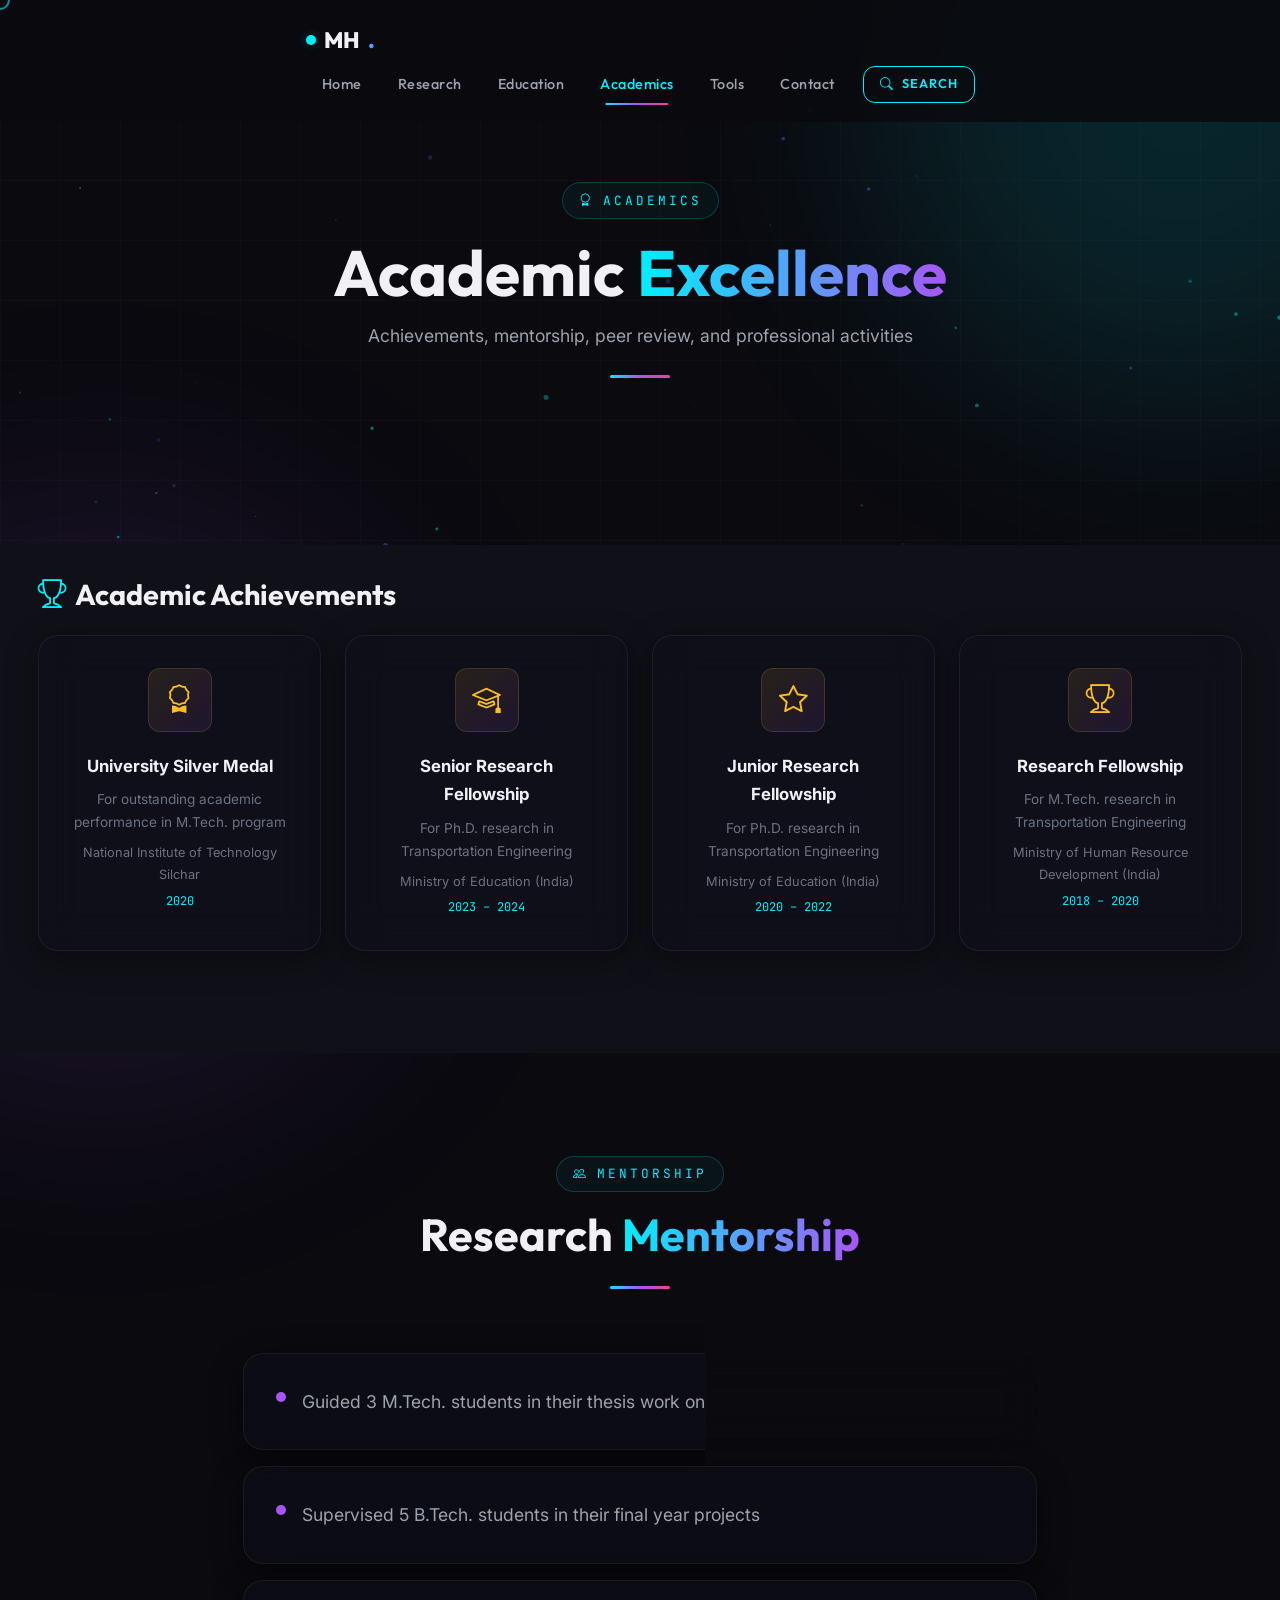
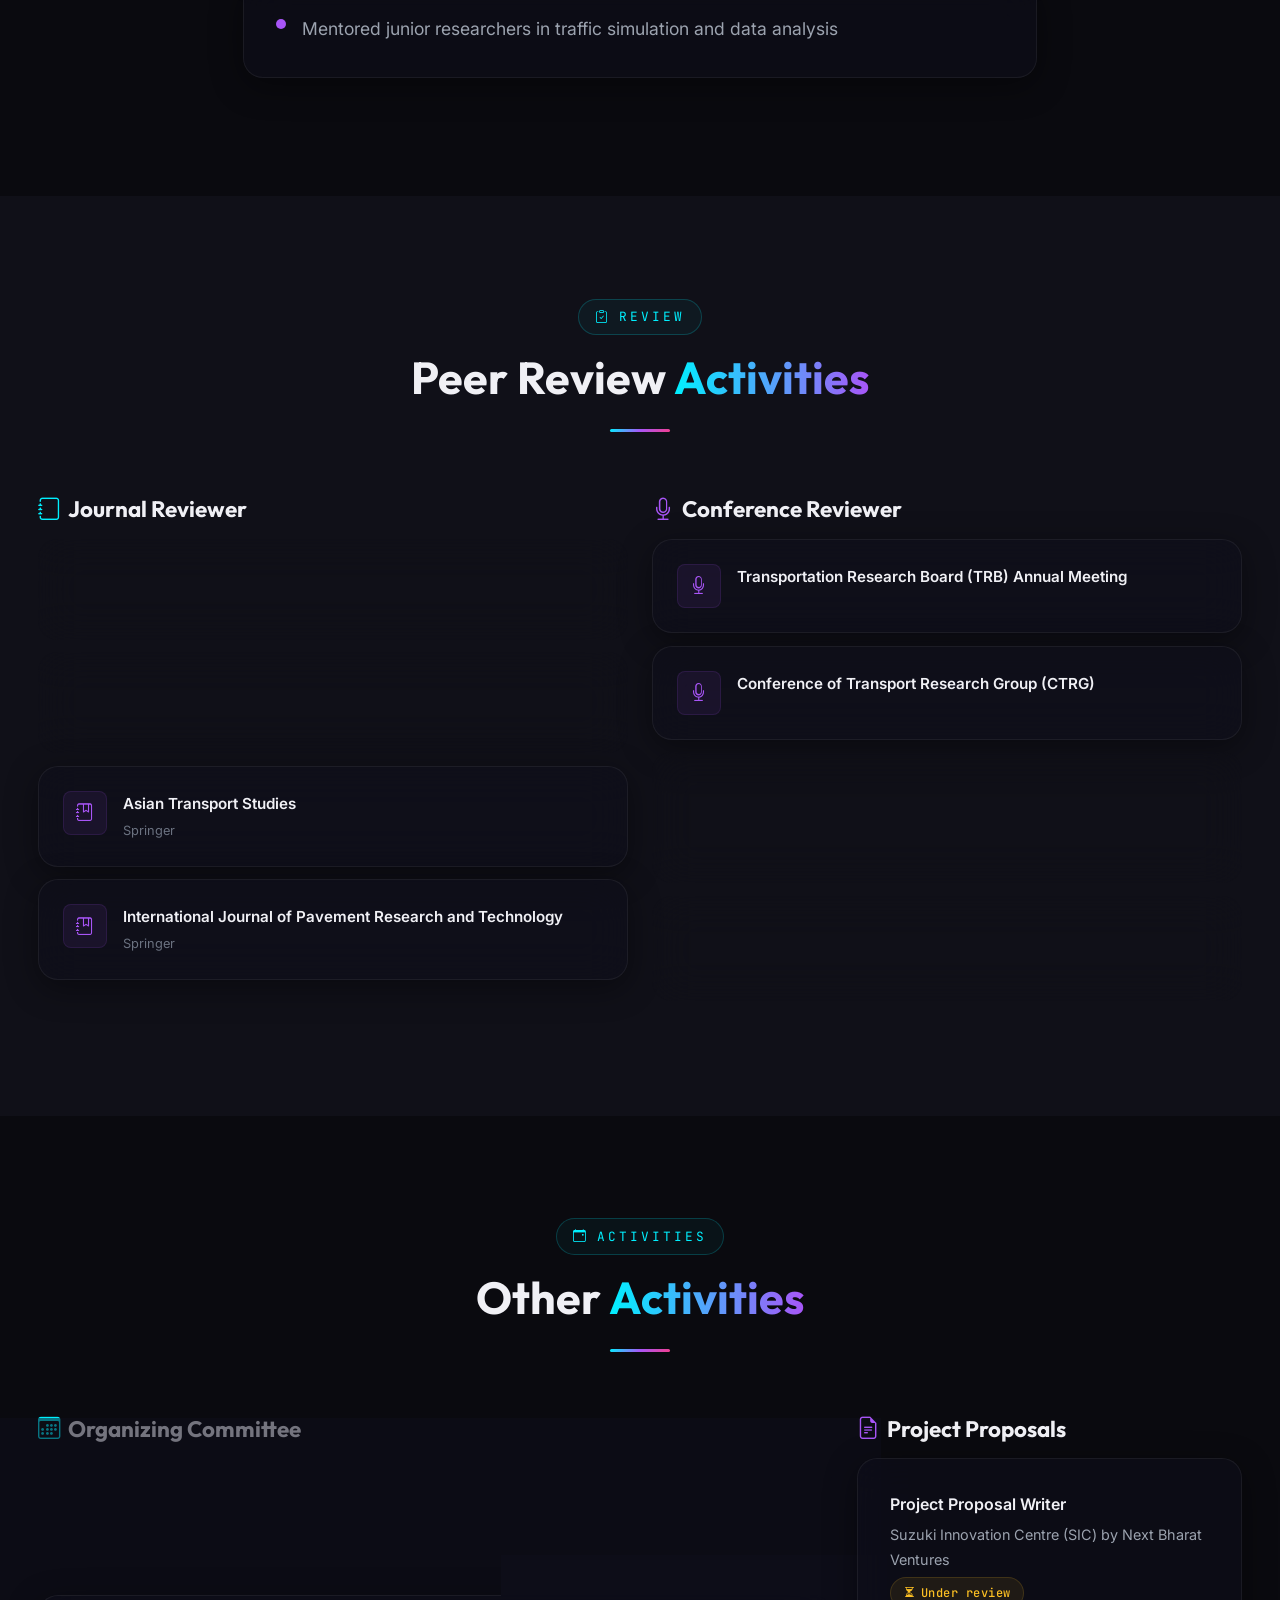
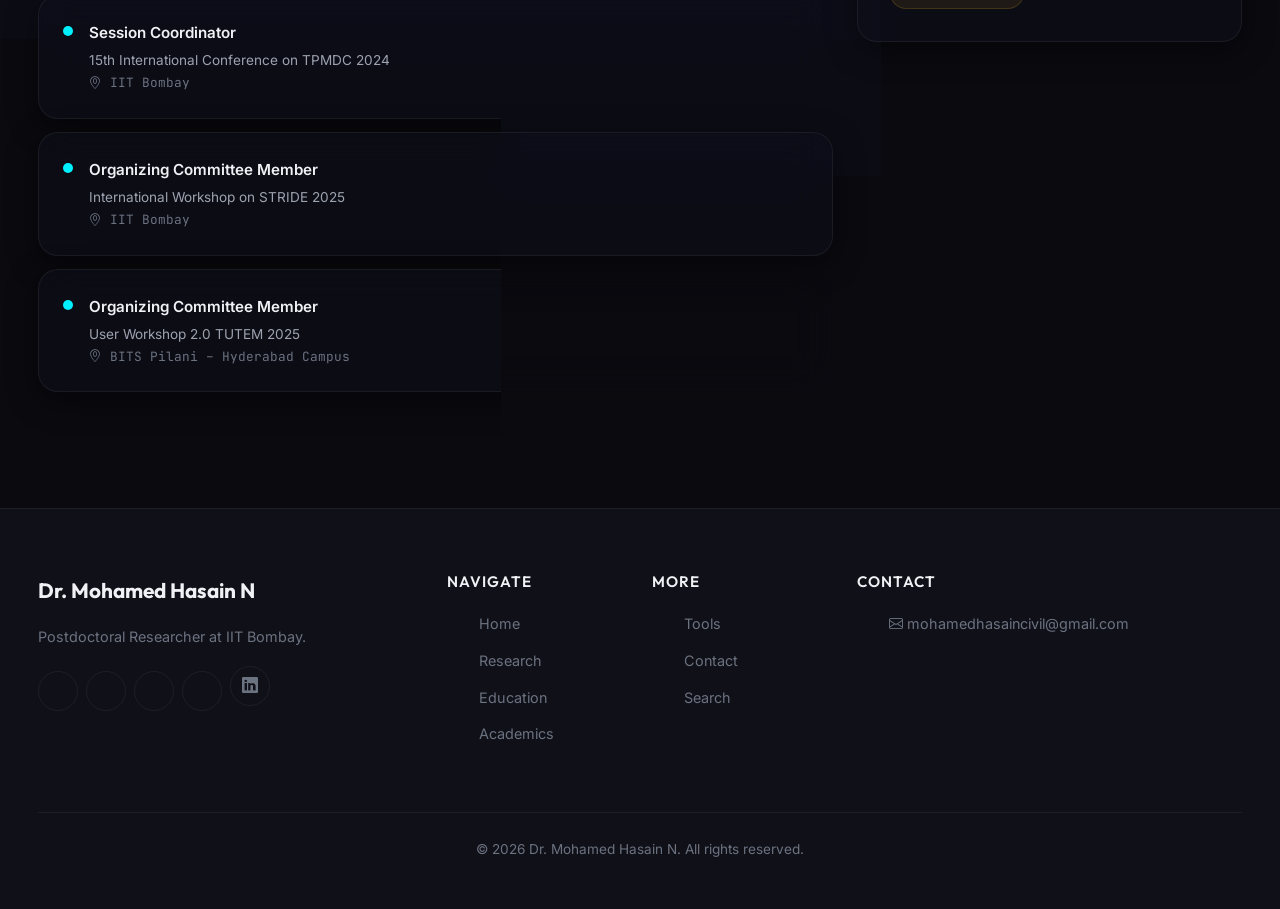
<file: HTML/academics.html>
<!DOCTYPE html>
<html lang="en">
<head>
  <meta charset="UTF-8">
  <meta name="viewport" content="width=device-width, initial-scale=1.0">
  <meta name="description" content="Academic achievements, mentorship, peer review activities, and other professional activities of Dr. Mohamed Hasain N.">
  <title>Academics — Dr. Mohamed Hasain N</title>
  <link href="https://cdn.jsdelivr.net/npm/bootstrap@5.3.3/dist/css/bootstrap.min.css" rel="stylesheet">
  <link href="https://cdn.jsdelivr.net/npm/bootstrap-icons@1.11.3/font/bootstrap-icons.min.css" rel="stylesheet">
  <link rel="stylesheet" href="../CSS/main.css">
  <link rel="stylesheet" href="../CSS/components.css">
  <link rel="stylesheet" href="../CSS/animations.css">
  <link rel="stylesheet" href="../CSS/responsive.css">
</head>
<body>
  <div class="loading-screen" id="loadingScreen"><div class="loader-ring"></div><div class="loader-text">Loading...</div></div>
  <div class="bg-grid"></div>
  <div class="bg-gradient-blob blob-cyan"></div>
  <div class="bg-gradient-blob blob-purple"></div>
  <canvas id="particle-canvas"></canvas>
  <div class="cursor-follower" id="cursorFollower"></div>

  <nav class="navbar navbar-expand-lg navbar-custom" id="mainNav">
    <div class="container-custom">
      <a class="navbar-brand" href="/"><span class="brand-dot"></span>MH<span class="text-gradient">.</span></a>
      <button class="navbar-toggler" type="button" data-bs-toggle="collapse" data-bs-target="#navbarNav"><span class="navbar-toggler-icon"></span></button>
      <div class="collapse navbar-collapse justify-content-end" id="navbarNav">
        <ul class="navbar-nav align-items-lg-center gap-lg-1">
          <li class="nav-item"><a class="nav-link" href="/">Home</a></li>
          <li class="nav-item"><a class="nav-link" href="/research">Research</a></li>
          <li class="nav-item"><a class="nav-link" href="/education">Education</a></li>
          <li class="nav-item"><a class="nav-link active" href="/academics">Academics</a></li>
          <li class="nav-item"><a class="nav-link" href="/tools">Tools</a></li>
          <li class="nav-item"><a class="nav-link" href="/contact">Contact</a></li>
          <li class="nav-item ms-lg-2"><a class="btn-outline-glow" href="/search" style="padding:0.4rem 1rem;font-size:0.8rem;"><i class="bi bi-search"></i> Search</a></li>
        </ul>
      </div>
    </div>
  </nav>

  <!-- Page Header -->
  <section class="section-padding" style="padding-top:calc(var(--section-padding) + 80px);">
    <div class="container-custom">
      <div class="section-header reveal">
        <span class="section-label"><i class="bi bi-award"></i> Academics</span>
        <h1>Academic <span class="text-gradient">Excellence</span></h1>
        <p>Achievements, mentorship, peer review, and professional activities</p>
        <div class="section-divider"></div>
      </div>
    </div>
  </section>

  <!-- Achievements -->
  <section class="section-padding" style="background:var(--bg-secondary);padding-top:2rem;" id="achievementsSection">
    <div class="container-custom">
      <h3 class="mb-4 reveal"><i class="bi bi-trophy text-cyan me-2"></i>Academic Achievements</h3>
      <div class="row g-4 stagger-children" id="achievementsGrid"></div>
    </div>
  </section>

  <!-- Mentorship -->
  <section class="section-padding" id="mentorshipSection">
    <div class="container-custom">
      <div class="section-header reveal">
        <span class="section-label"><i class="bi bi-people"></i> Mentorship</span>
        <h2>Research <span class="text-gradient">Mentorship</span></h2>
        <div class="section-divider"></div>
      </div>
      <div class="row justify-content-center">
        <div class="col-lg-8">
          <div class="stagger-children" id="mentorshipList"></div>
        </div>
      </div>
    </div>
  </section>

  <!-- Peer Review -->
  <section class="section-padding" style="background:var(--bg-secondary);" id="peerReviewSection">
    <div class="container-custom">
      <div class="section-header reveal">
        <span class="section-label"><i class="bi bi-clipboard-check"></i> Review</span>
        <h2>Peer Review <span class="text-gradient">Activities</span></h2>
        <div class="section-divider"></div>
      </div>
      <div class="row g-4">
        <div class="col-lg-6">
          <h4 class="mb-3 reveal"><i class="bi bi-journal text-cyan me-2"></i>Journal Reviewer</h4>
          <div class="stagger-children" id="journalReviewList"></div>
        </div>
        <div class="col-lg-6">
          <h4 class="mb-3 reveal"><i class="bi bi-mic text-purple me-2"></i>Conference Reviewer</h4>
          <div class="stagger-children" id="confReviewList"></div>
        </div>
      </div>
    </div>
  </section>

  <!-- Other Activities -->
  <section class="section-padding" id="activitiesSection">
    <div class="container-custom">
      <div class="section-header reveal">
        <span class="section-label"><i class="bi bi-calendar-event"></i> Activities</span>
        <h2>Other <span class="text-gradient">Activities</span></h2>
        <div class="section-divider"></div>
      </div>
      <div class="row g-4">
        <div class="col-lg-8">
          <h4 class="mb-3 reveal"><i class="bi bi-calendar3 text-cyan me-2"></i>Organizing Committee</h4>
          <div class="stagger-children" id="organizingList"></div>
        </div>
        <div class="col-lg-4">
          <h4 class="mb-3 reveal"><i class="bi bi-file-earmark-text text-purple me-2"></i>Project Proposals</h4>
          <div id="proposalList"></div>
        </div>
      </div>
    </div>
  </section>

  <footer class="footer-main">
    <div class="container-custom">
      <div class="row g-4">
        <div class="col-lg-4 col-md-6"><div class="footer-brand">Dr. Mohamed Hasain N</div><p class="footer-text">Postdoctoral Researcher at IIT Bombay.</p><div class="footer-social mt-3" id="footerSocials"></div></div>
        <div class="col-lg-2 col-md-6 footer-links"><h5>Navigate</h5><ul><li><a href="/">Home</a></li><li><a href="/research">Research</a></li><li><a href="/education">Education</a></li><li><a href="/academics">Academics</a></li></ul></div>
        <div class="col-lg-2 col-md-6 footer-links"><h5>More</h5><ul><li><a href="/tools">Tools</a></li><li><a href="/contact">Contact</a></li><li><a href="/search">Search</a></li></ul></div>
        <div class="col-lg-4 col-md-6 footer-links"><h5>Contact</h5><ul><li><a href="mailto:mohamedhasaincivil@gmail.com"><i class="bi bi-envelope"></i> mohamedhasaincivil@gmail.com</a></li></ul></div>
      </div>
      <div class="footer-bottom"><p>&copy; <span id="footerYear"></span> Dr. Mohamed Hasain N. All rights reserved.</p></div>
    </div>
  </footer>
  <button class="back-to-top" id="backToTop"><i class="bi bi-chevron-up"></i></button>
  <script src="https://cdn.jsdelivr.net/npm/bootstrap@5.3.3/dist/js/bootstrap.bundle.min.js"></script>
  <script src="../JS/app.js"></script>
  <script src="../JS/animations.js"></script>
  <script src="../JS/components.js"></script>
</body>
</html>
</file>
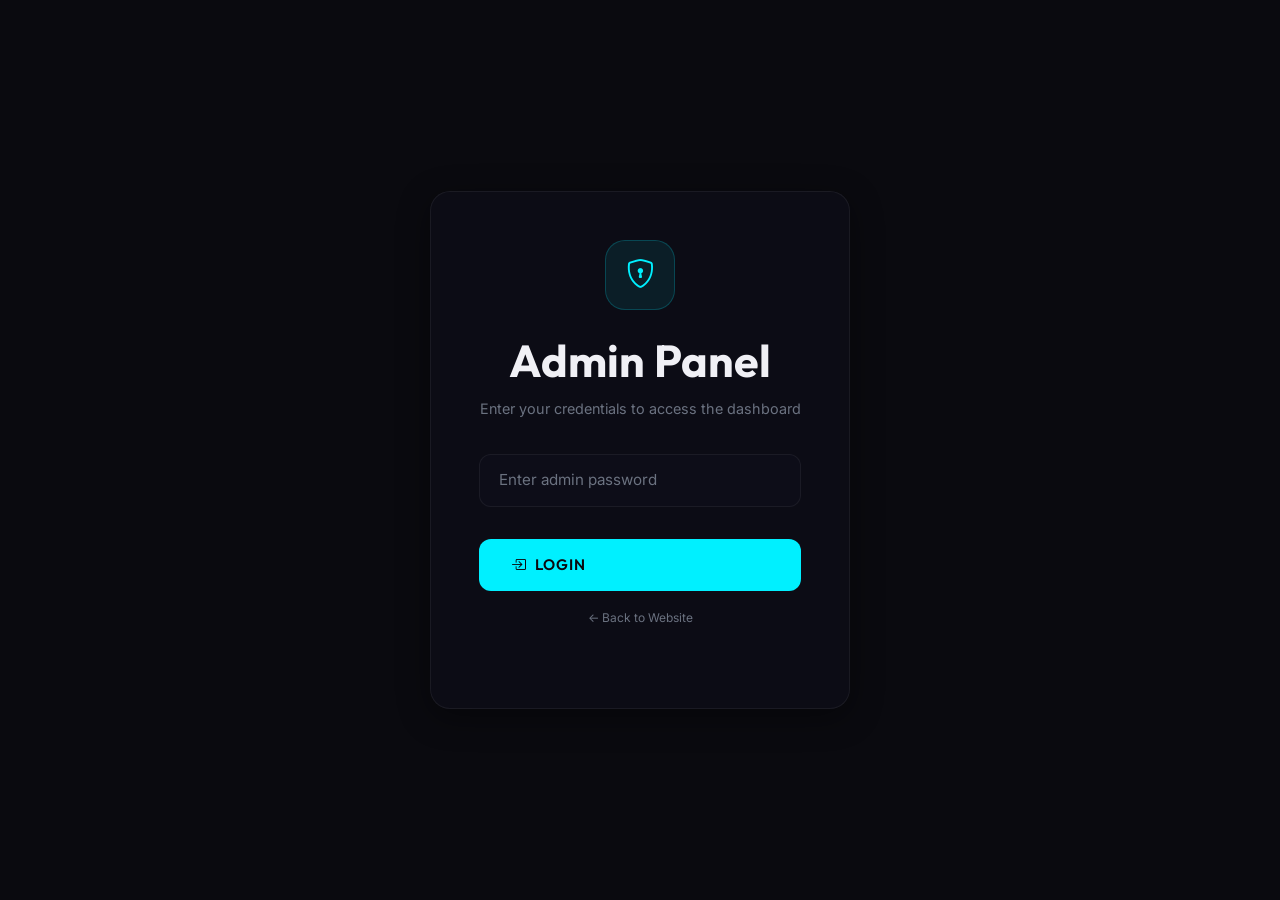
<file: HTML/admin.html>
<!DOCTYPE html>
<html lang="en">
<head>
  <meta charset="UTF-8">
  <meta name="viewport" content="width=device-width, initial-scale=1.0">
  <meta name="robots" content="noindex, nofollow">
  <title>Admin Panel — Dr. Mohamed Hasain N</title>
  <link href="https://cdn.jsdelivr.net/npm/bootstrap@5.3.3/dist/css/bootstrap.min.css" rel="stylesheet">
  <link href="https://cdn.jsdelivr.net/npm/bootstrap-icons@1.11.3/font/bootstrap-icons.min.css" rel="stylesheet">
  <link rel="stylesheet" href="../CSS/main.css">
  <link rel="stylesheet" href="../CSS/components.css">
  <link rel="stylesheet" href="../CSS/admin.css">
</head>
<body>
  <!-- Login Screen -->
  <div id="adminLogin" class="admin-login-wrapper">
    <div class="glass-card admin-login-card">
      <div class="login-icon"><i class="bi bi-shield-lock"></i></div>
      <h2>Admin Panel</h2>
      <p style="color:var(--text-muted);font-size:0.9rem;">Enter your credentials to access the dashboard</p>
      <div class="login-error" id="loginError">Invalid password. Please try again.</div>
      <input type="password" class="form-control" id="adminPassword" placeholder="Enter admin password">
      <button class="btn-glow w-100 mt-3" id="loginBtn" onclick="adminLogin()">
        <i class="bi bi-box-arrow-in-right"></i> Login
      </button>
      <p class="mt-3" style="font-size:0.75rem;color:var(--text-muted);">
        <a href="/" style="color:var(--text-muted);">&larr; Back to Website</a>
      </p>
    </div>
  </div>

  <!-- Admin Dashboard -->
  <div id="adminDashboard" style="display:none;">
    <!-- Sidebar -->
    <div class="admin-wrapper">
      <aside class="admin-sidebar" id="adminSidebar">
        <div class="sidebar-brand"><span class="brand-dot"></span> Admin Panel</div>
        <a class="sidebar-nav-item active" onclick="showAdminSection('overview')" id="nav-overview">
          <i class="bi bi-grid-1x2"></i> Overview
        </a>
        <a class="sidebar-nav-item" onclick="showAdminSection('feedbacks')" id="nav-feedbacks">
          <i class="bi bi-chat-heart"></i> Feedbacks
        </a>
        <a class="sidebar-nav-item" onclick="showAdminSection('articles')" id="nav-articles">
          <i class="bi bi-journal-text"></i> Articles
        </a>
        <a class="sidebar-nav-item" onclick="showAdminSection('content')" id="nav-content">
          <i class="bi bi-pencil-square"></i> Content
        </a>
        <a class="sidebar-nav-item" onclick="showAdminSection('bookings')" id="nav-bookings">
          <i class="bi bi-calendar-check"></i> Bookings
        </a>
        <a class="sidebar-nav-item" onclick="showAdminSection('queries')" id="nav-queries">
          <i class="bi bi-envelope"></i> Queries
        </a>
        <div style="flex:1;"></div>
        <a class="sidebar-nav-item" style="color:var(--magenta);" onclick="adminLogout()">
          <i class="bi bi-box-arrow-left"></i> Logout
        </a>
        <a class="sidebar-nav-item" href="/">
          <i class="bi bi-globe"></i> View Website
        </a>
      </aside>

      <main class="admin-content">
        <div class="admin-topbar">
          <div class="d-flex align-items-center gap-3">
            <button class="admin-sidebar-toggle" onclick="toggleAdminSidebar()"><i class="bi bi-list"></i></button>
            <h1 id="adminPageTitle">Dashboard Overview</h1>
          </div>
          <div class="d-flex align-items-center gap-2">
            <span class="tag"><i class="bi bi-person"></i> Admin</span>
          </div>
        </div>

        <!-- Overview Section -->
        <div class="admin-section" id="section-overview">
          <div class="row g-4 mb-4">
            <div class="col-lg-3 col-md-6">
              <div class="glass-card admin-stat-card">
                <div class="stat-icon cyan"><i class="bi bi-journal-text"></i></div>
                <div><div class="stat-value" id="statArticles">0</div><div class="stat-label">Publications</div></div>
              </div>
            </div>
            <div class="col-lg-3 col-md-6">
              <div class="glass-card admin-stat-card">
                <div class="stat-icon purple"><i class="bi bi-chat-heart"></i></div>
                <div><div class="stat-value" id="statFeedbacks">0</div><div class="stat-label">Feedbacks</div></div>
              </div>
            </div>
            <div class="col-lg-3 col-md-6">
              <div class="glass-card admin-stat-card">
                <div class="stat-icon gold"><i class="bi bi-calendar-check"></i></div>
                <div><div class="stat-value" id="statBookings">0</div><div class="stat-label">Bookings</div></div>
              </div>
            </div>
            <div class="col-lg-3 col-md-6">
              <div class="glass-card admin-stat-card">
                <div class="stat-icon magenta"><i class="bi bi-envelope"></i></div>
                <div><div class="stat-value" id="statQueries">0</div><div class="stat-label">Queries</div></div>
              </div>
            </div>
          </div>
          <div class="glass-card">
            <h4 class="mb-3">Quick Actions</h4>
            <div class="d-flex flex-wrap gap-2">
              <button class="btn-glow" onclick="showAdminSection('articles')" style="font-size:0.8rem;padding:0.5rem 1rem;"><i class="bi bi-plus-circle"></i> Add Article</button>
              <button class="btn-outline-glow" onclick="showAdminSection('feedbacks')" style="font-size:0.8rem;padding:0.5rem 1rem;"><i class="bi bi-check2-circle"></i> Review Feedbacks</button>
              <button class="btn-outline-glow" onclick="showAdminSection('content')" style="font-size:0.8rem;padding:0.5rem 1rem;"><i class="bi bi-pencil"></i> Edit Content</button>
            </div>
          </div>
        </div>

        <!-- Feedbacks Section -->
        <div class="admin-section" id="section-feedbacks" style="display:none;">
          <div class="d-flex justify-content-between align-items-center mb-3 flex-wrap gap-2">
            <h4>Feedback Management</h4>
            <div class="d-flex gap-2">
              <button class="tag active" onclick="filterFeedbackAdmin('all', this)">All</button>
              <button class="tag" onclick="filterFeedbackAdmin('pending', this)">Pending</button>
              <button class="tag" onclick="filterFeedbackAdmin('approved', this)">Approved</button>
            </div>
          </div>
          <div id="adminFeedbackList">
            <p style="color:var(--text-muted);">No feedbacks yet.</p>
          </div>
        </div>

        <!-- Articles Section -->
        <div class="admin-section" id="section-articles" style="display:none;">
          <div class="d-flex justify-content-between align-items-center mb-3 flex-wrap gap-2">
            <h4>Articles Management</h4>
            <button class="btn-glow" style="font-size:0.8rem;padding:0.5rem 1rem;" onclick="showAddArticleModal()">
              <i class="bi bi-plus-circle"></i> Add New Article
            </button>
          </div>
          <div class="glass-card" style="overflow-x:auto;">
            <table class="admin-table" id="adminArticlesTable">
              <thead>
                <tr>
                  <th>#</th>
                  <th>Title</th>
                  <th>Journal</th>
                  <th>Year</th>
                  <th>Highlighted</th>
                  <th>Actions</th>
                </tr>
              </thead>
              <tbody id="adminArticlesBody"></tbody>
            </table>
          </div>
        </div>

        <!-- Content Section -->
        <div class="admin-section" id="section-content" style="display:none;">
          <h4 class="mb-3">Edit Website Content</h4>
          <div class="glass-card admin-form mb-4">
            <h5 class="mb-3"><i class="bi bi-person text-cyan me-2"></i>Personal Information</h5>
            <div class="form-group">
              <label>Full Name</label>
              <input type="text" class="form-control" id="editName">
            </div>
            <div class="form-group">
              <label>Designation</label>
              <input type="text" class="form-control" id="editDesignation">
            </div>
            <div class="form-group">
              <label>Tagline</label>
              <input type="text" class="form-control" id="editTagline">
            </div>
            <div class="form-group">
              <label>Professional Background</label>
              <textarea class="form-control" id="editBackground" rows="5"></textarea>
            </div>
            <button class="btn-glow" onclick="saveContentChanges()"><i class="bi bi-check-circle"></i> Save Changes</button>
          </div>
          <div class="glass-card admin-form">
            <h5 class="mb-3"><i class="bi bi-lightbulb text-purple me-2"></i>Research Interests</h5>
            <div id="editInterestsList"></div>
            <div class="d-flex gap-2 mt-3">
              <input type="text" class="form-control" id="newInterest" placeholder="Add new interest" style="max-width:300px;">
              <button class="btn-outline-glow" onclick="addInterest()" style="font-size:0.8rem;padding:0.5rem 1rem;">Add</button>
            </div>
            <button class="btn-glow mt-3" onclick="saveInterests()"><i class="bi bi-check-circle"></i> Save Interests</button>
          </div>
        </div>

        <!-- Bookings Section -->
        <div class="admin-section" id="section-bookings" style="display:none;">
          <h4 class="mb-3">Consultation Bookings</h4>
          <div class="glass-card" style="overflow-x:auto;">
            <table class="admin-table">
              <thead><tr><th>Name</th><th>Email</th><th>Day</th><th>Slot</th><th>Topic</th><th>Date</th></tr></thead>
              <tbody id="adminBookingsBody"></tbody>
            </table>
          </div>
        </div>

        <!-- Queries Section -->
        <div class="admin-section" id="section-queries" style="display:none;">
          <h4 class="mb-3">Contact Queries</h4>
          <div class="glass-card" style="overflow-x:auto;">
            <table class="admin-table">
              <thead><tr><th>Name</th><th>Email</th><th>Subject</th><th>Category</th><th>Date</th><th>Actions</th></tr></thead>
              <tbody id="adminQueriesBody"></tbody>
            </table>
          </div>
        </div>
      </main>
    </div>
  </div>

  <!-- Add Article Modal -->
  <div class="admin-modal-overlay" id="articleModal">
    <div class="admin-modal">
      <div class="admin-modal-header">
        <h3 id="articleModalTitle">Add New Article</h3>
        <button class="admin-modal-close" onclick="closeArticleModal()">&times;</button>
      </div>
      <form class="admin-form" id="articleForm" onsubmit="saveArticle(event)">
        <div class="form-group"><label>Title *</label><input type="text" class="form-control" id="artTitle" required></div>
        <div class="form-group"><label>Authors *</label><input type="text" class="form-control" id="artAuthors" required></div>
        <div class="form-group"><label>Journal *</label><input type="text" class="form-control" id="artJournal" required></div>
        <div class="row g-3">
          <div class="col-4"><div class="form-group"><label>Year *</label><input type="number" class="form-control" id="artYear" required></div></div>
          <div class="col-4"><div class="form-group"><label>Volume</label><input type="text" class="form-control" id="artVolume"></div></div>
          <div class="col-4"><div class="form-group"><label>Pages</label><input type="text" class="form-control" id="artPages"></div></div>
        </div>
        <div class="form-group"><label>DOI</label><input type="text" class="form-control" id="artDoi"></div>
        <div class="form-group">
          <label class="d-flex align-items-center gap-2">
            <input type="checkbox" id="artHighlighted"> Highlight on Home Page
          </label>
        </div>
        <button type="submit" class="btn-glow w-100"><i class="bi bi-check-circle"></i> Save Article</button>
      </form>
    </div>
  </div>

  <!-- Query Detail Modal -->
  <div class="admin-modal-overlay" id="queryModal">
    <div class="admin-modal">
      <div class="admin-modal-header">
        <h3>Query Details</h3>
        <button class="admin-modal-close" onclick="document.getElementById('queryModal').classList.remove('show')">&times;</button>
      </div>
      <div id="queryModalContent"></div>
    </div>
  </div>

  <!-- Toast -->
  <div class="toast-notification" id="adminToast">
    <i class="bi bi-check-circle"></i>
    <span id="toastMsg">Action completed.</span>
  </div>

  <script src="https://cdn.jsdelivr.net/npm/bootstrap@5.3.3/dist/js/bootstrap.bundle.min.js"></script>
  <script src="../JS/app.js"></script>
  <script src="../JS/admin.js"></script>
</body>
</html>
</file>
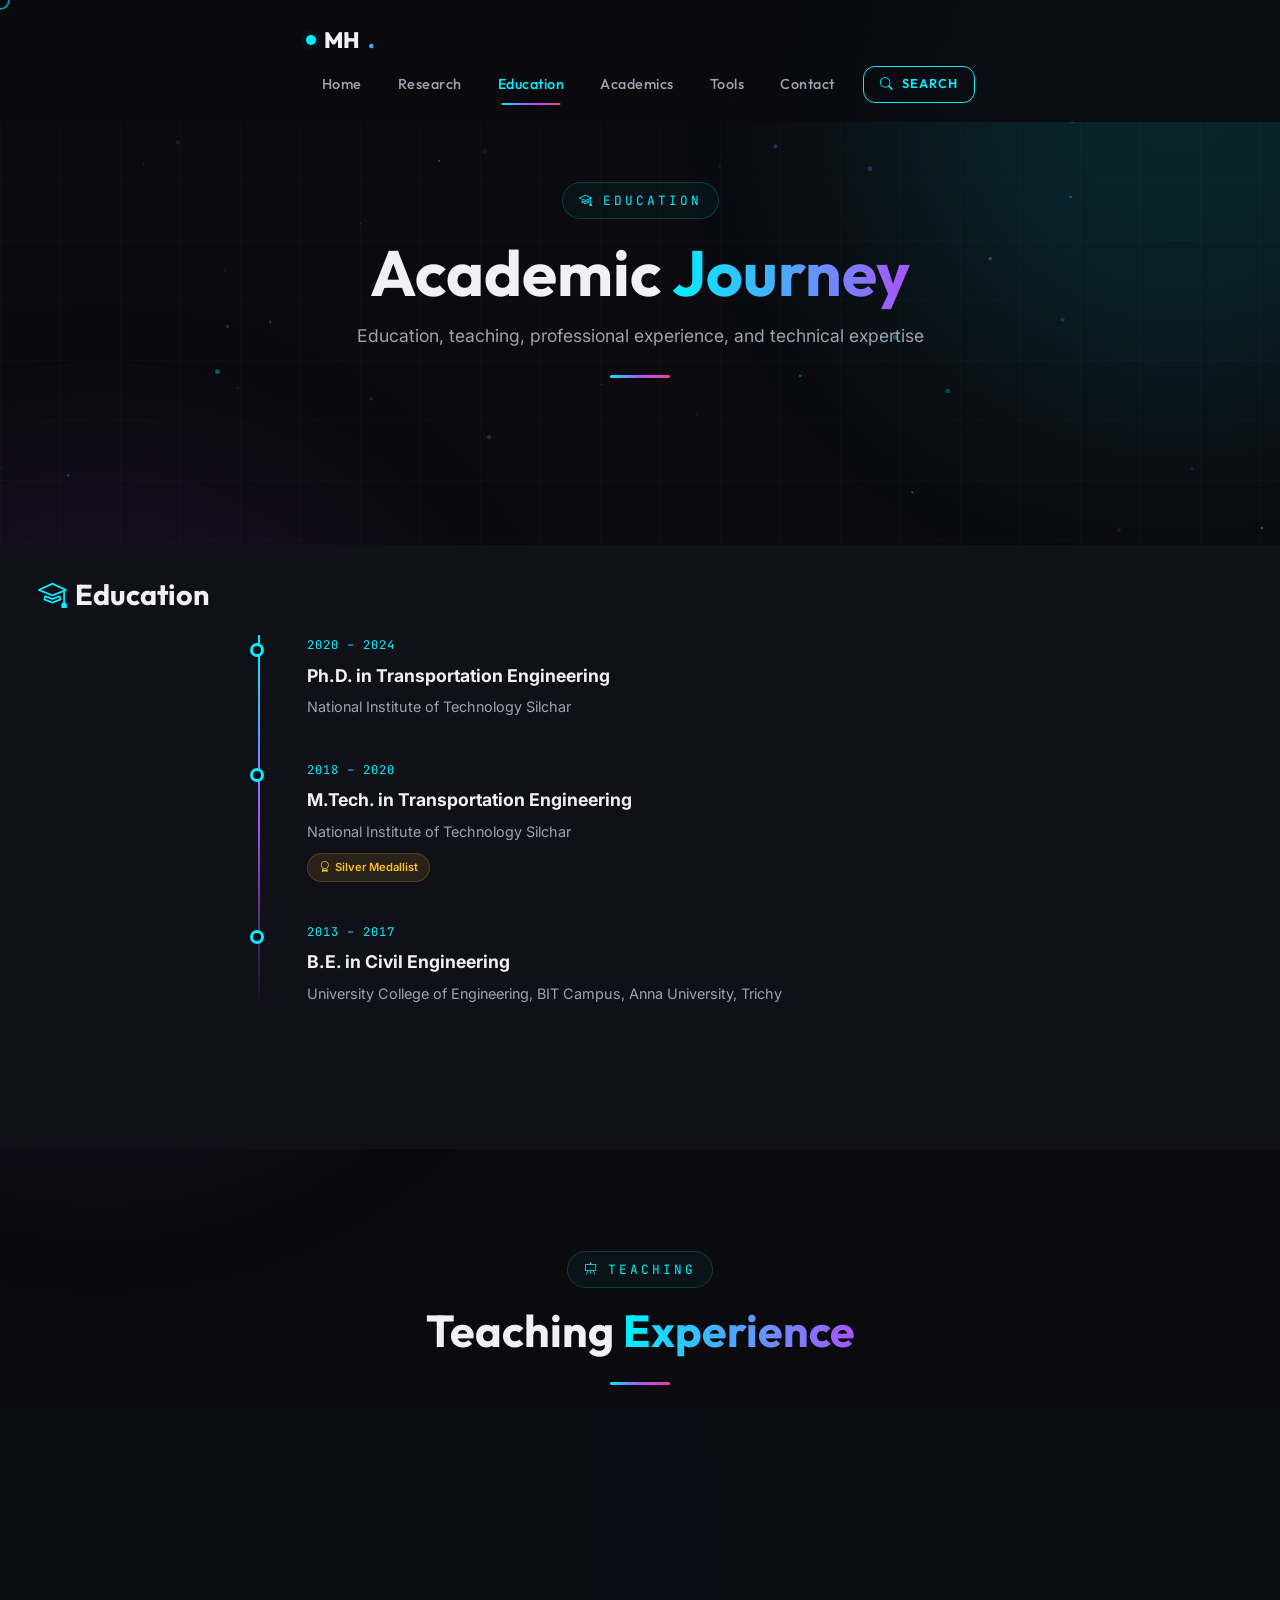
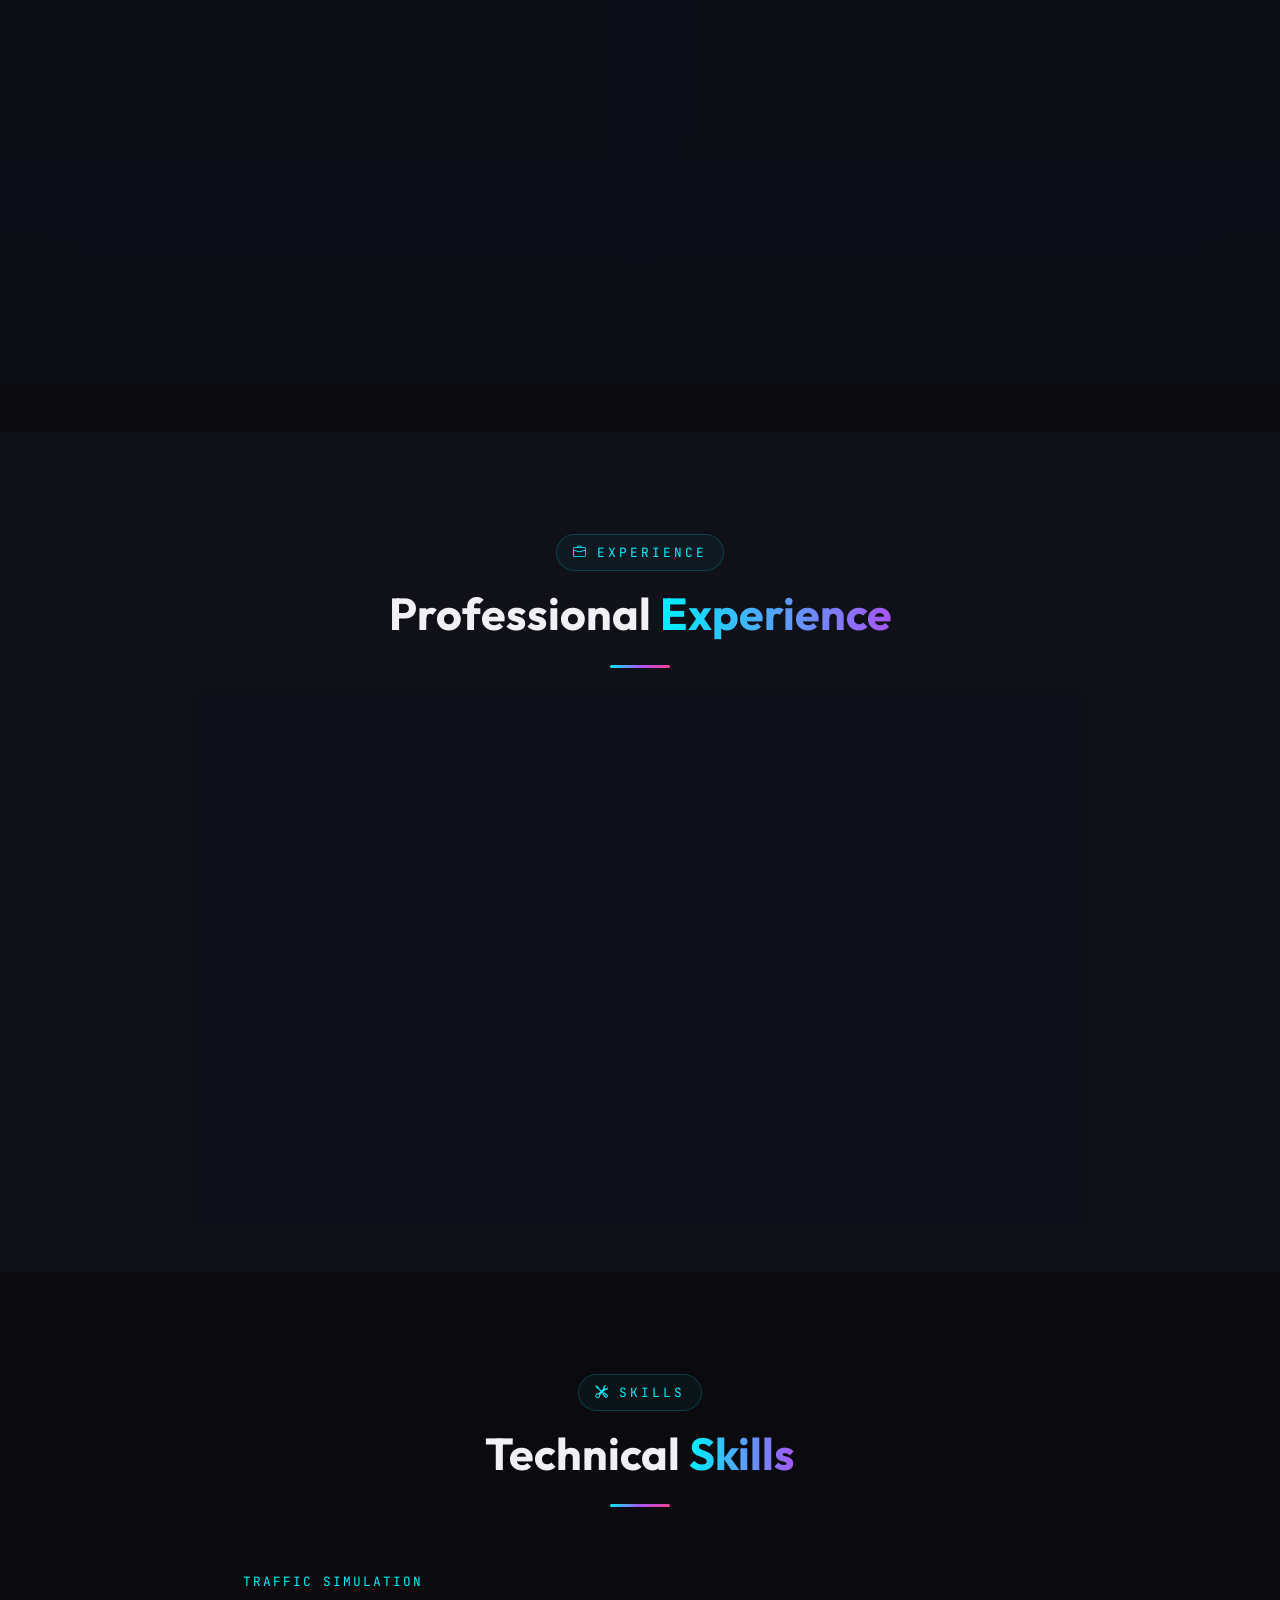
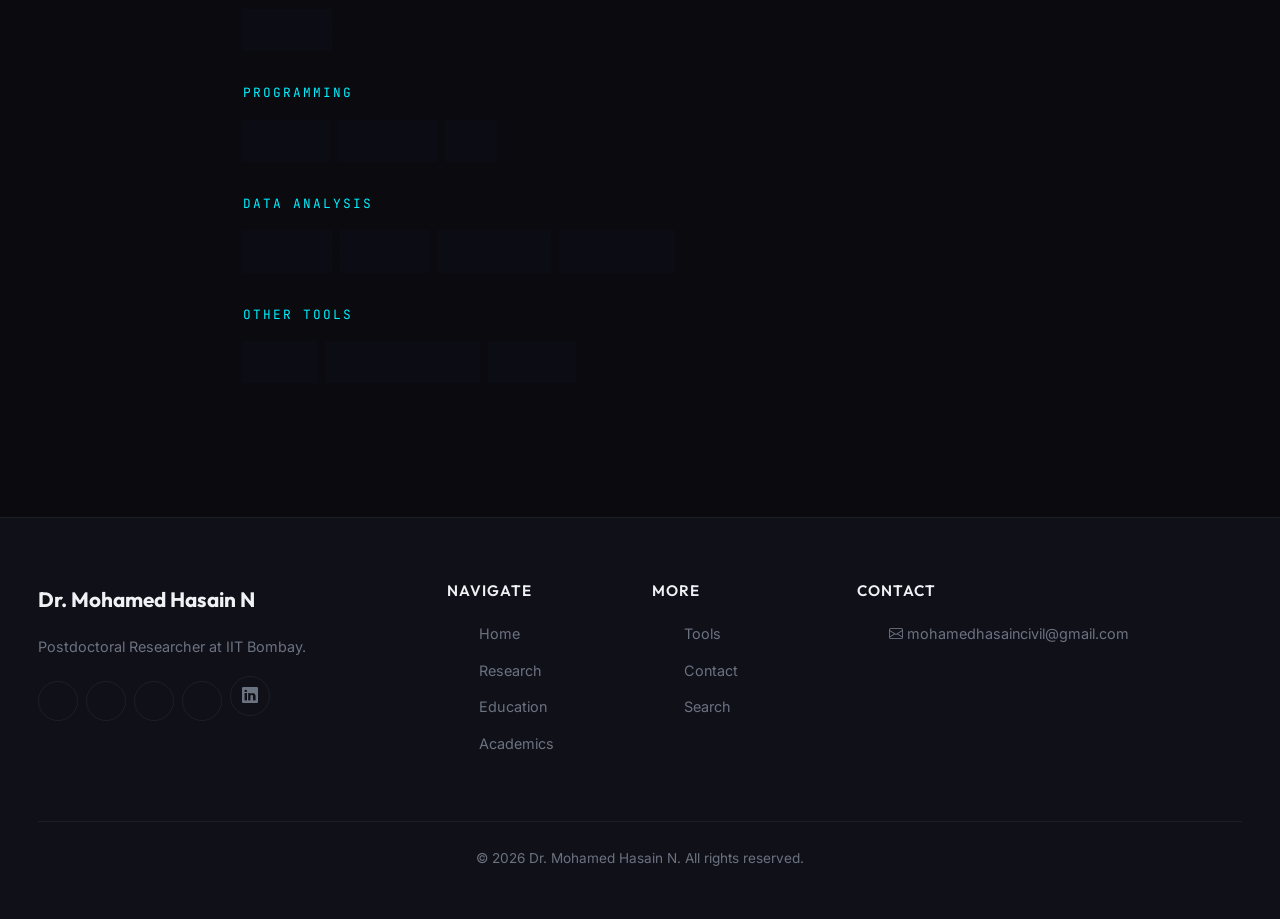
<file: HTML/education.html>
<!DOCTYPE html>
<html lang="en">
<head>
  <meta charset="UTF-8">
  <meta name="viewport" content="width=device-width, initial-scale=1.0">
  <meta name="description" content="Education, teaching experience, professional experience, and technical skills of Dr. Mohamed Hasain N.">
  <title>Education — Dr. Mohamed Hasain N</title>
  <link href="https://cdn.jsdelivr.net/npm/bootstrap@5.3.3/dist/css/bootstrap.min.css" rel="stylesheet">
  <link href="https://cdn.jsdelivr.net/npm/bootstrap-icons@1.11.3/font/bootstrap-icons.min.css" rel="stylesheet">
  <link rel="stylesheet" href="../CSS/main.css">
  <link rel="stylesheet" href="../CSS/components.css">
  <link rel="stylesheet" href="../CSS/animations.css">
  <link rel="stylesheet" href="../CSS/responsive.css">
</head>
<body>
  <div class="loading-screen" id="loadingScreen"><div class="loader-ring"></div><div class="loader-text">Loading...</div></div>
  <div class="bg-grid"></div>
  <div class="bg-gradient-blob blob-cyan"></div>
  <div class="bg-gradient-blob blob-purple"></div>
  <canvas id="particle-canvas"></canvas>
  <div class="cursor-follower" id="cursorFollower"></div>

  <nav class="navbar navbar-expand-lg navbar-custom" id="mainNav">
    <div class="container-custom">
      <a class="navbar-brand" href="/"><span class="brand-dot"></span>MH<span class="text-gradient">.</span></a>
      <button class="navbar-toggler" type="button" data-bs-toggle="collapse" data-bs-target="#navbarNav"><span class="navbar-toggler-icon"></span></button>
      <div class="collapse navbar-collapse justify-content-end" id="navbarNav">
        <ul class="navbar-nav align-items-lg-center gap-lg-1">
          <li class="nav-item"><a class="nav-link" href="/">Home</a></li>
          <li class="nav-item"><a class="nav-link" href="/research">Research</a></li>
          <li class="nav-item"><a class="nav-link active" href="/education">Education</a></li>
          <li class="nav-item"><a class="nav-link" href="/academics">Academics</a></li>
          <li class="nav-item"><a class="nav-link" href="/tools">Tools</a></li>
          <li class="nav-item"><a class="nav-link" href="/contact">Contact</a></li>
          <li class="nav-item ms-lg-2"><a class="btn-outline-glow" href="/search" style="padding:0.4rem 1rem;font-size:0.8rem;"><i class="bi bi-search"></i> Search</a></li>
        </ul>
      </div>
    </div>
  </nav>

  <!-- Page Header -->
  <section class="section-padding" style="padding-top:calc(var(--section-padding) + 80px);">
    <div class="container-custom">
      <div class="section-header reveal">
        <span class="section-label"><i class="bi bi-mortarboard"></i> Education</span>
        <h1>Academic <span class="text-gradient">Journey</span></h1>
        <p>Education, teaching, professional experience, and technical expertise</p>
        <div class="section-divider"></div>
      </div>
    </div>
  </section>

  <!-- Education Timeline -->
  <section class="section-padding" style="background:var(--bg-secondary);padding-top:2rem;" id="educationSection">
    <div class="container-custom">
      <h3 class="mb-4 reveal"><i class="bi bi-mortarboard text-cyan me-2"></i>Education</h3>
      <div class="row justify-content-center">
        <div class="col-lg-8">
          <div class="timeline reveal" id="educationTimeline">
            <!-- Populated by JS -->
          </div>
        </div>
      </div>
    </div>
  </section>

  <!-- Teaching Experience -->
  <section class="section-padding" id="teachingSection">
    <div class="container-custom">
      <div class="section-header reveal">
        <span class="section-label"><i class="bi bi-easel"></i> Teaching</span>
        <h2>Teaching <span class="text-gradient">Experience</span></h2>
        <div class="section-divider"></div>
      </div>
      <div class="row g-4" id="teachingGrid">
        <!-- Populated by JS -->
      </div>
      <div class="mt-4 reveal">
        <div class="glass-card" style="border-left:3px solid var(--purple);">
          <p style="color:var(--text-secondary);margin:0;" id="teachingNote">
            <i class="bi bi-info-circle text-purple me-2"></i>
          </p>
        </div>
      </div>
    </div>
  </section>

  <!-- Professional Experience -->
  <section class="section-padding" style="background:var(--bg-secondary);" id="experienceSection">
    <div class="container-custom">
      <div class="section-header reveal">
        <span class="section-label"><i class="bi bi-briefcase"></i> Experience</span>
        <h2>Professional <span class="text-gradient">Experience</span></h2>
        <div class="section-divider"></div>
      </div>
      <div class="row justify-content-center">
        <div class="col-lg-8">
          <div class="glass-card reveal border-gradient-anim" id="experienceCard">
            <!-- Populated by JS -->
          </div>
        </div>
      </div>
    </div>
  </section>

  <!-- Technical Skills -->
  <section class="section-padding" id="skillsSection">
    <div class="container-custom">
      <div class="section-header reveal">
        <span class="section-label"><i class="bi bi-tools"></i> Skills</span>
        <h2>Technical <span class="text-gradient">Skills</span></h2>
        <div class="section-divider"></div>
      </div>
      <div class="row justify-content-center">
        <div class="col-lg-8">
          <div class="stagger-children" id="skillsContainer">
            <!-- Populated by JS -->
          </div>
        </div>
      </div>
    </div>
  </section>

  <!-- Footer -->
  <footer class="footer-main">
    <div class="container-custom">
      <div class="row g-4">
        <div class="col-lg-4 col-md-6">
          <div class="footer-brand">Dr. Mohamed Hasain N</div>
          <p class="footer-text">Postdoctoral Researcher at IIT Bombay.</p>
          <div class="footer-social mt-3" id="footerSocials"></div>
        </div>
        <div class="col-lg-2 col-md-6 footer-links"><h5>Navigate</h5><ul><li><a href="/">Home</a></li><li><a href="/research">Research</a></li><li><a href="/education">Education</a></li><li><a href="/academics">Academics</a></li></ul></div>
        <div class="col-lg-2 col-md-6 footer-links"><h5>More</h5><ul><li><a href="/tools">Tools</a></li><li><a href="/contact">Contact</a></li><li><a href="/search">Search</a></li></ul></div>
        <div class="col-lg-4 col-md-6 footer-links"><h5>Contact</h5><ul><li><a href="mailto:mohamedhasaincivil@gmail.com"><i class="bi bi-envelope"></i> mohamedhasaincivil@gmail.com</a></li></ul></div>
      </div>
      <div class="footer-bottom"><p>&copy; <span id="footerYear"></span> Dr. Mohamed Hasain N. All rights reserved.</p></div>
    </div>
  </footer>
  <button class="back-to-top" id="backToTop"><i class="bi bi-chevron-up"></i></button>
  <script src="https://cdn.jsdelivr.net/npm/bootstrap@5.3.3/dist/js/bootstrap.bundle.min.js"></script>
  <script src="../JS/app.js"></script>
  <script src="../JS/animations.js"></script>
  <script src="../JS/components.js"></script>
</body>
</html>
</file>
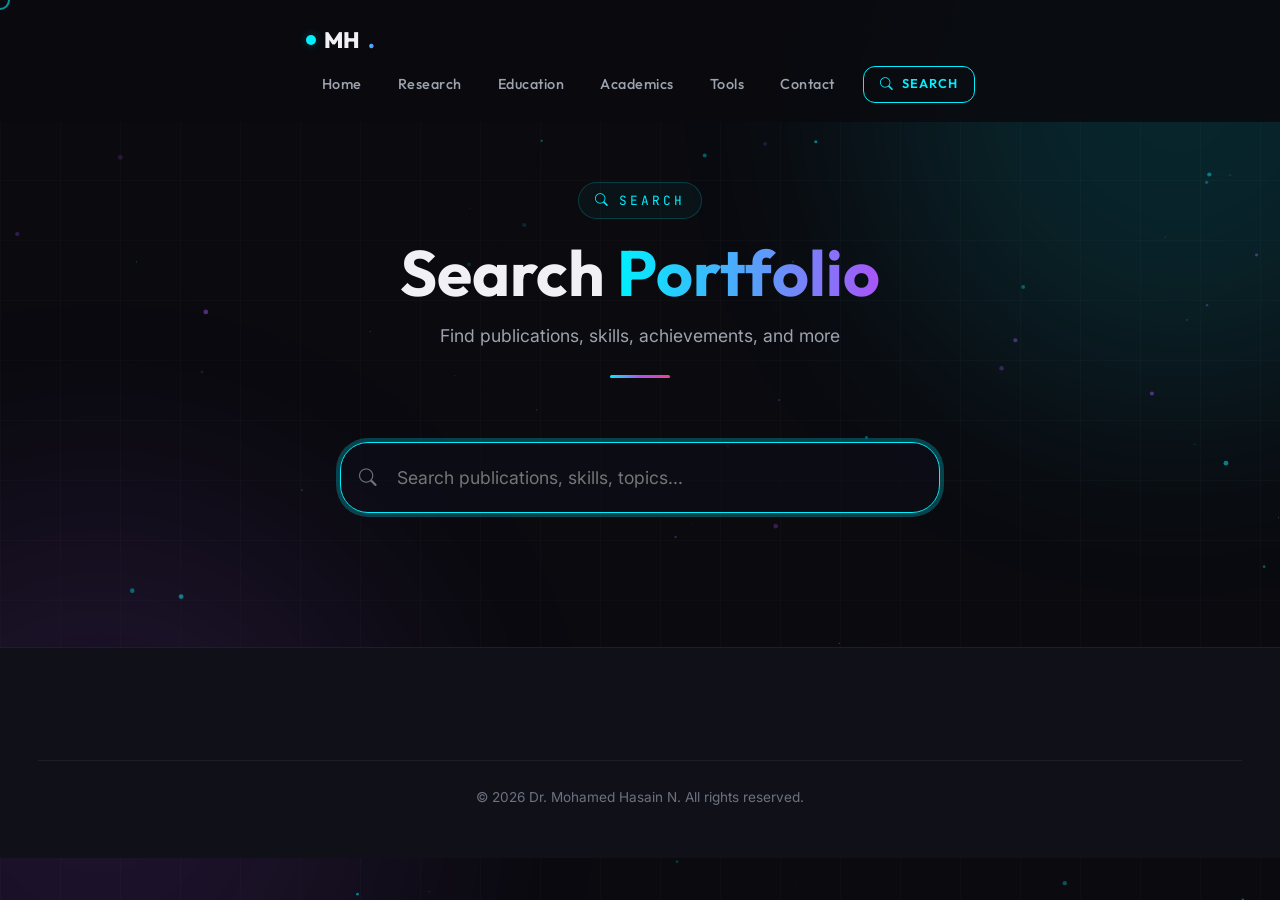
<file: HTML/search.html>
<!DOCTYPE html>
<html lang="en">
<head>
  <meta charset="UTF-8">
  <meta name="viewport" content="width=device-width, initial-scale=1.0">
  <meta name="description" content="Search across Dr. Mohamed Hasain N's portfolio — publications, education, skills, and more.">
  <title>Search — Dr. Mohamed Hasain N</title>
  <link href="https://cdn.jsdelivr.net/npm/bootstrap@5.3.3/dist/css/bootstrap.min.css" rel="stylesheet">
  <link href="https://cdn.jsdelivr.net/npm/bootstrap-icons@1.11.3/font/bootstrap-icons.min.css" rel="stylesheet">
  <link rel="stylesheet" href="../CSS/main.css">
  <link rel="stylesheet" href="../CSS/components.css">
  <link rel="stylesheet" href="../CSS/animations.css">
  <link rel="stylesheet" href="../CSS/responsive.css">
</head>
<body>
  <div class="loading-screen" id="loadingScreen"><div class="loader-ring"></div><div class="loader-text">Loading...</div></div>
  <div class="bg-grid"></div>
  <div class="bg-gradient-blob blob-cyan"></div>
  <div class="bg-gradient-blob blob-purple"></div>
  <canvas id="particle-canvas"></canvas>
  <div class="cursor-follower" id="cursorFollower"></div>

  <nav class="navbar navbar-expand-lg navbar-custom" id="mainNav">
    <div class="container-custom">
      <a class="navbar-brand" href="/"><span class="brand-dot"></span>MH<span class="text-gradient">.</span></a>
      <button class="navbar-toggler" type="button" data-bs-toggle="collapse" data-bs-target="#navbarNav"><span class="navbar-toggler-icon"></span></button>
      <div class="collapse navbar-collapse justify-content-end" id="navbarNav">
        <ul class="navbar-nav align-items-lg-center gap-lg-1">
          <li class="nav-item"><a class="nav-link" href="/">Home</a></li>
          <li class="nav-item"><a class="nav-link" href="/research">Research</a></li>
          <li class="nav-item"><a class="nav-link" href="/education">Education</a></li>
          <li class="nav-item"><a class="nav-link" href="/academics">Academics</a></li>
          <li class="nav-item"><a class="nav-link" href="/tools">Tools</a></li>
          <li class="nav-item"><a class="nav-link" href="/contact">Contact</a></li>
          <li class="nav-item ms-lg-2"><a class="btn-outline-glow active" href="/search" style="padding:0.4rem 1rem;font-size:0.8rem;"><i class="bi bi-search"></i> Search</a></li>
        </ul>
      </div>
    </div>
  </nav>

  <section class="section-padding" style="padding-top:calc(var(--section-padding) + 80px);">
    <div class="container-custom">
      <div class="section-header reveal">
        <span class="section-label"><i class="bi bi-search"></i> Search</span>
        <h1>Search <span class="text-gradient">Portfolio</span></h1>
        <p>Find publications, skills, achievements, and more</p>
        <div class="section-divider"></div>
      </div>
      <div class="search-input-wrapper reveal">
        <i class="bi bi-search search-icon"></i>
        <input type="text" id="globalSearch" placeholder="Search publications, skills, topics..." autofocus>
      </div>
      <div id="searchStatus" class="text-center mt-3" style="color:var(--text-muted);font-size:0.9rem;"></div>
      <div class="search-results" id="searchResults"></div>
    </div>
  </section>

  <footer class="footer-main">
    <div class="container-custom">
      <div class="footer-bottom"><p>&copy; <span id="footerYear"></span> Dr. Mohamed Hasain N. All rights reserved.</p></div>
    </div>
  </footer>
  <button class="back-to-top" id="backToTop"><i class="bi bi-chevron-up"></i></button>
  <script src="https://cdn.jsdelivr.net/npm/bootstrap@5.3.3/dist/js/bootstrap.bundle.min.js"></script>
  <script src="../JS/app.js"></script>
  <script src="../JS/animations.js"></script>
  <script src="../JS/search.js"></script>
</body>
</html>
</file>
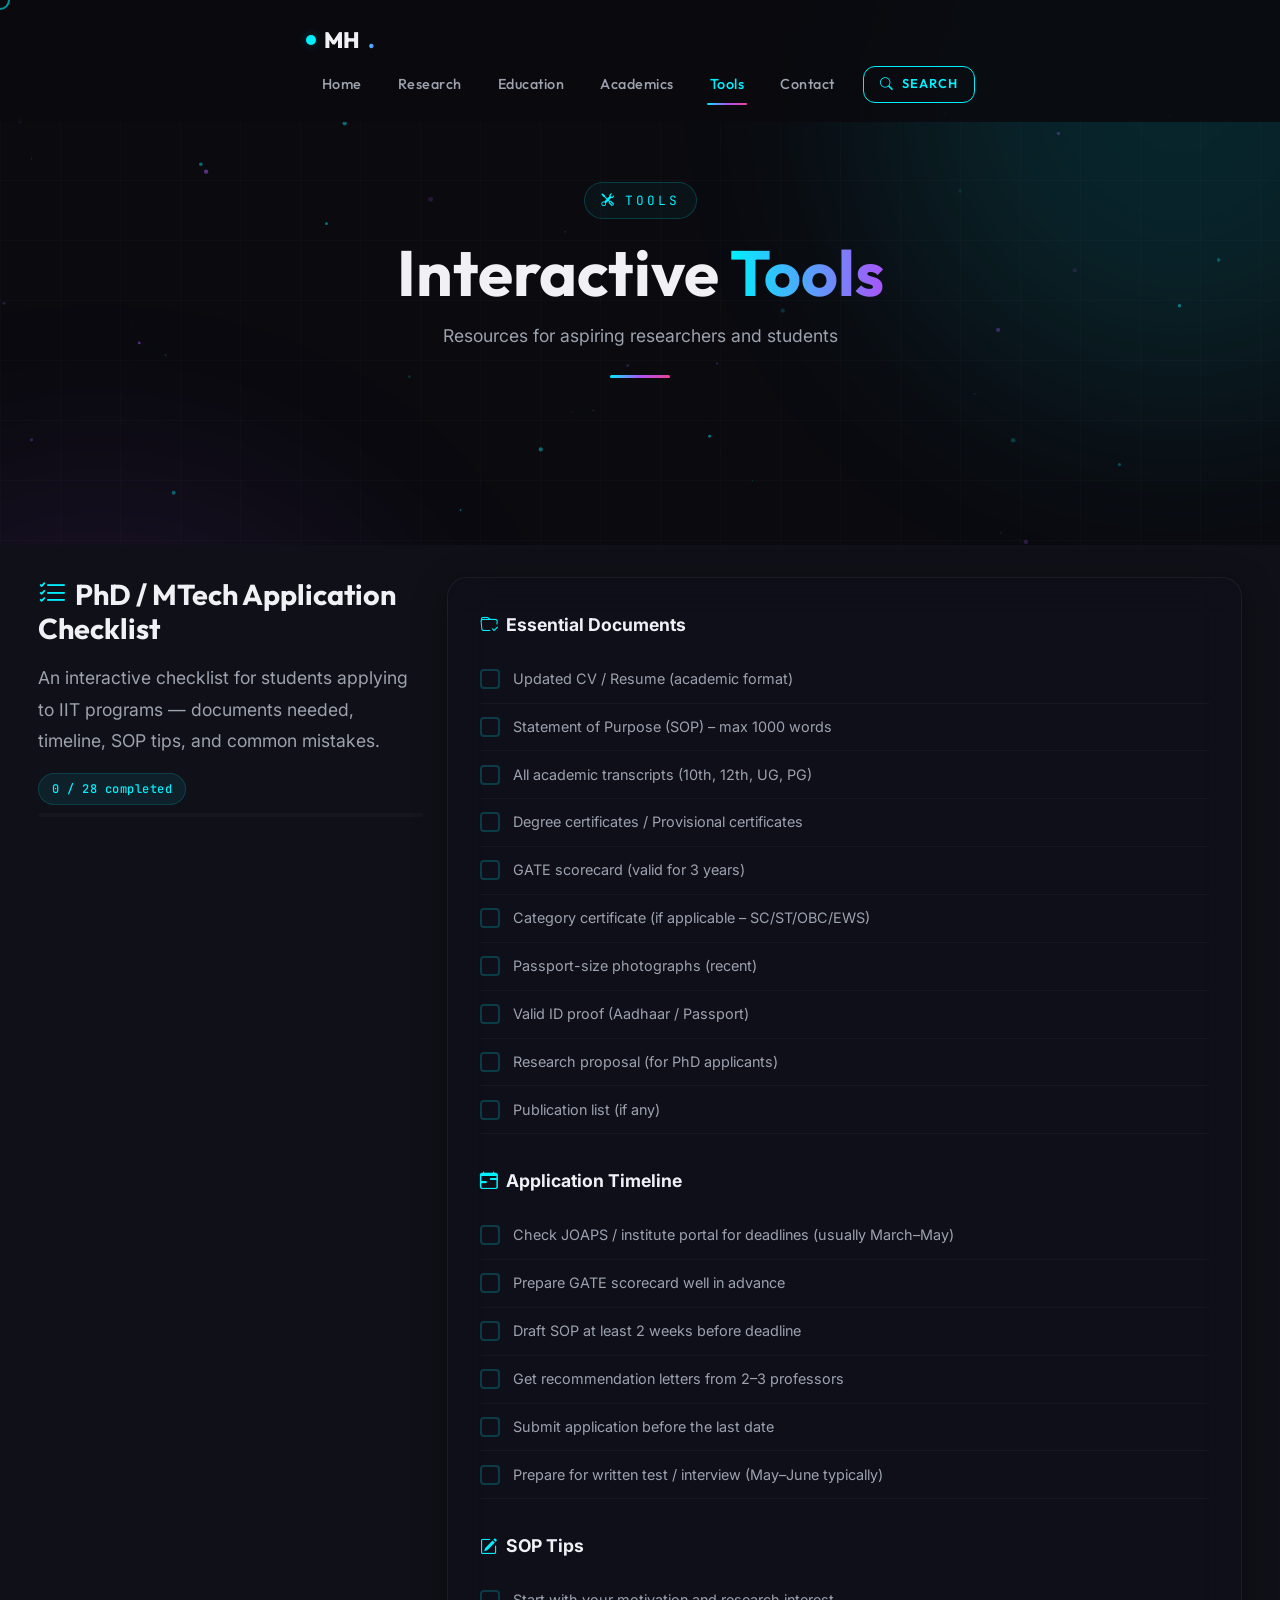
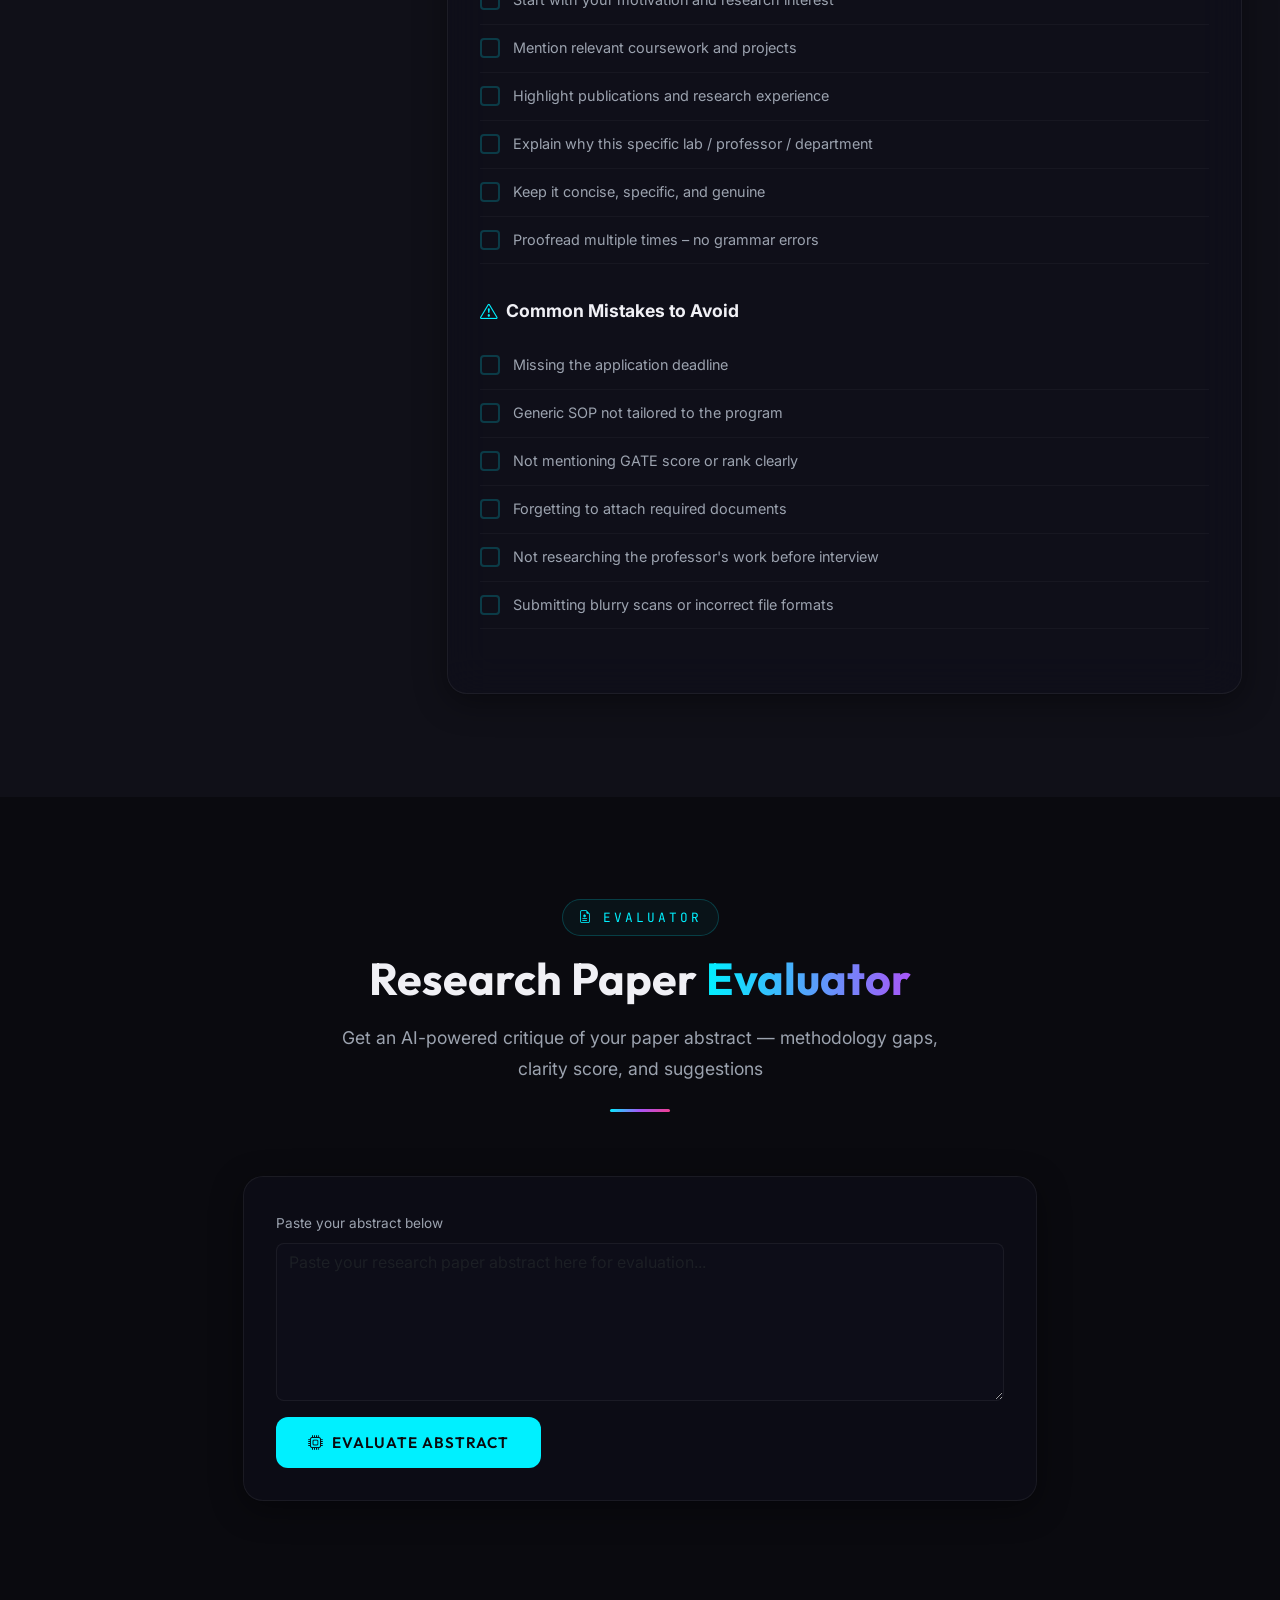
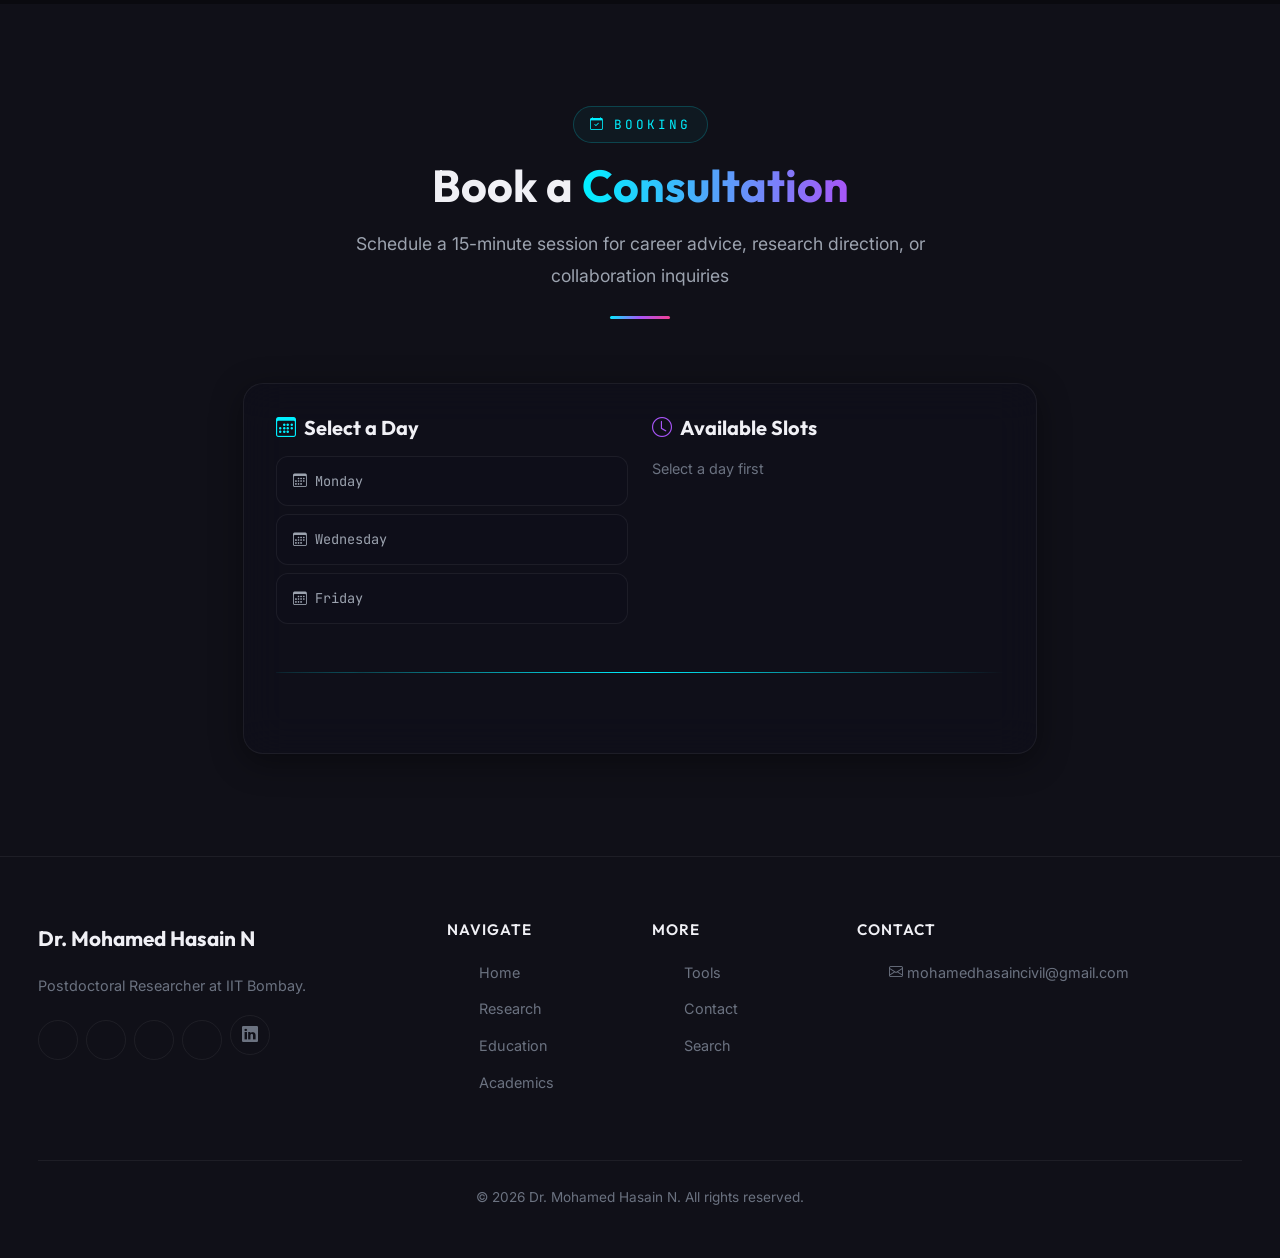
<file: HTML/tools.html>
<!DOCTYPE html>
<html lang="en">
<head>
  <meta charset="UTF-8">
  <meta name="viewport" content="width=device-width, initial-scale=1.0">
  <meta name="description" content="Interactive tools — PhD application checklist, research paper evaluator, and consultation booking.">
  <title>Tools — Dr. Mohamed Hasain N</title>
  <link href="https://cdn.jsdelivr.net/npm/bootstrap@5.3.3/dist/css/bootstrap.min.css" rel="stylesheet">
  <link href="https://cdn.jsdelivr.net/npm/bootstrap-icons@1.11.3/font/bootstrap-icons.min.css" rel="stylesheet">
  <link rel="stylesheet" href="../CSS/main.css">
  <link rel="stylesheet" href="../CSS/components.css">
  <link rel="stylesheet" href="../CSS/animations.css">
  <link rel="stylesheet" href="../CSS/responsive.css">
</head>
<body>
  <div class="loading-screen" id="loadingScreen"><div class="loader-ring"></div><div class="loader-text">Loading...</div></div>
  <div class="bg-grid"></div>
  <div class="bg-gradient-blob blob-cyan"></div>
  <div class="bg-gradient-blob blob-purple"></div>
  <canvas id="particle-canvas"></canvas>
  <div class="cursor-follower" id="cursorFollower"></div>

  <nav class="navbar navbar-expand-lg navbar-custom" id="mainNav">
    <div class="container-custom">
      <a class="navbar-brand" href="/"><span class="brand-dot"></span>MH<span class="text-gradient">.</span></a>
      <button class="navbar-toggler" type="button" data-bs-toggle="collapse" data-bs-target="#navbarNav"><span class="navbar-toggler-icon"></span></button>
      <div class="collapse navbar-collapse justify-content-end" id="navbarNav">
        <ul class="navbar-nav align-items-lg-center gap-lg-1">
          <li class="nav-item"><a class="nav-link" href="/">Home</a></li>
          <li class="nav-item"><a class="nav-link" href="/research">Research</a></li>
          <li class="nav-item"><a class="nav-link" href="/education">Education</a></li>
          <li class="nav-item"><a class="nav-link" href="/academics">Academics</a></li>
          <li class="nav-item"><a class="nav-link active" href="/tools">Tools</a></li>
          <li class="nav-item"><a class="nav-link" href="/contact">Contact</a></li>
          <li class="nav-item ms-lg-2"><a class="btn-outline-glow" href="/search" style="padding:0.4rem 1rem;font-size:0.8rem;"><i class="bi bi-search"></i> Search</a></li>
        </ul>
      </div>
    </div>
  </nav>

  <!-- Page Header -->
  <section class="section-padding" style="padding-top:calc(var(--section-padding) + 80px);">
    <div class="container-custom">
      <div class="section-header reveal">
        <span class="section-label"><i class="bi bi-tools"></i> Tools</span>
        <h1>Interactive <span class="text-gradient">Tools</span></h1>
        <p>Resources for aspiring researchers and students</p>
        <div class="section-divider"></div>
      </div>
    </div>
  </section>

  <!-- PhD Checklist -->
  <section class="section-padding" style="background:var(--bg-secondary);padding-top:2rem;" id="checklistSection">
    <div class="container-custom">
      <div class="row align-items-start">
        <div class="col-lg-4 mb-4">
          <div class="reveal">
            <h3><i class="bi bi-list-check text-cyan me-2"></i>PhD / MTech Application Checklist</h3>
            <p class="mt-3" style="color:var(--text-secondary);">An interactive checklist for students applying to IIT programs — documents needed, timeline, SOP tips, and common mistakes.</p>
            <div class="mt-3">
              <div class="d-flex align-items-center gap-2 mb-2">
                <span class="tag" id="checklistProgress">0 / 0 completed</span>
              </div>
              <div style="height:4px;background:var(--bg-tertiary);border-radius:2px;overflow:hidden;">
                <div id="checklistBar" style="height:100%;width:0%;background:var(--gradient-hero);border-radius:2px;transition:width 0.5s;"></div>
              </div>
            </div>
          </div>
        </div>
        <div class="col-lg-8">
          <div class="glass-card reveal" id="checklistContainer">
            <!-- Populated by JS -->
          </div>
        </div>
      </div>
    </div>
  </section>

  <!-- Paper Evaluator -->
  <section class="section-padding" id="evaluatorSection">
    <div class="container-custom">
      <div class="section-header reveal">
        <span class="section-label"><i class="bi bi-file-earmark-medical"></i> Evaluator</span>
        <h2>Research Paper <span class="text-gradient">Evaluator</span></h2>
        <p>Get an AI-powered critique of your paper abstract — methodology gaps, clarity score, and suggestions</p>
        <div class="section-divider"></div>
      </div>
      <div class="row justify-content-center">
        <div class="col-lg-8">
          <div class="glass-card reveal">
            <div class="mb-3">
              <label class="form-label" style="color:var(--text-secondary);font-size:0.85rem;">Paste your abstract below</label>
              <textarea class="form-control" id="paperAbstract" rows="6" placeholder="Paste your research paper abstract here for evaluation..." style="background:var(--bg-glass);border:1px solid var(--glass-border);color:var(--text-primary);border-radius:var(--radius-sm);"></textarea>
            </div>
            <button class="btn-glow" id="evaluateBtn" onclick="evaluatePaper()">
              <i class="bi bi-cpu"></i> Evaluate Abstract
            </button>
            <div id="evaluationResult" class="mt-4" style="display:none;"></div>
          </div>
        </div>
      </div>
    </div>
  </section>

  <!-- Consultation Booking -->
  <section class="section-padding" style="background:var(--bg-secondary);" id="bookingSection">
    <div class="container-custom">
      <div class="section-header reveal">
        <span class="section-label"><i class="bi bi-calendar-check"></i> Booking</span>
        <h2>Book a <span class="text-gradient">Consultation</span></h2>
        <p>Schedule a 15-minute session for career advice, research direction, or collaboration inquiries</p>
        <div class="section-divider"></div>
      </div>
      <div class="row justify-content-center">
        <div class="col-lg-8">
          <div class="glass-card reveal">
            <div class="row g-4">
              <div class="col-md-6">
                <h5 class="mb-3"><i class="bi bi-calendar3 text-cyan me-2"></i>Select a Day</h5>
                <div class="d-flex flex-column gap-2" id="daySelector"></div>
              </div>
              <div class="col-md-6">
                <h5 class="mb-3"><i class="bi bi-clock text-purple me-2"></i>Available Slots</h5>
                <div class="slot-grid" id="slotGrid"></div>
              </div>
            </div>
            <div class="glow-line"></div>
            <form id="bookingForm" style="display:none;">
              <h5 class="mb-3"><i class="bi bi-person text-cyan me-2"></i>Your Details</h5>
              <div class="row g-3">
                <div class="col-md-6">
                  <input type="text" class="form-control" id="bookName" required placeholder="Full Name" style="background:var(--bg-glass);border:1px solid var(--glass-border);color:var(--text-primary);border-radius:var(--radius-sm);">
                </div>
                <div class="col-md-6">
                  <input type="email" class="form-control" id="bookEmail" required placeholder="Email" style="background:var(--bg-glass);border:1px solid var(--glass-border);color:var(--text-primary);border-radius:var(--radius-sm);">
                </div>
                <div class="col-12">
                  <input type="text" class="form-control" id="bookTopic" required placeholder="Topic / Purpose" style="background:var(--bg-glass);border:1px solid var(--glass-border);color:var(--text-primary);border-radius:var(--radius-sm);">
                </div>
                <div class="col-12">
                  <button type="submit" class="btn-glow w-100"><i class="bi bi-check-circle"></i> Confirm Booking</button>
                </div>
              </div>
            </form>
            <div id="bookingSuccess" class="mt-3 text-center" style="display:none;">
              <div class="glass-card" style="border:1px solid var(--cyan);background:rgba(0,240,255,0.05);">
                <i class="bi bi-check-circle text-cyan" style="font-size:2rem;"></i>
                <p class="mt-2 mb-0" style="color:var(--cyan);">Booking confirmed! You'll receive a confirmation email.</p>
              </div>
            </div>
          </div>
        </div>
      </div>
    </div>
  </section>

  <footer class="footer-main">
    <div class="container-custom">
      <div class="row g-4">
        <div class="col-lg-4 col-md-6"><div class="footer-brand">Dr. Mohamed Hasain N</div><p class="footer-text">Postdoctoral Researcher at IIT Bombay.</p><div class="footer-social mt-3" id="footerSocials"></div></div>
        <div class="col-lg-2 col-md-6 footer-links"><h5>Navigate</h5><ul><li><a href="/">Home</a></li><li><a href="/research">Research</a></li><li><a href="/education">Education</a></li><li><a href="/academics">Academics</a></li></ul></div>
        <div class="col-lg-2 col-md-6 footer-links"><h5>More</h5><ul><li><a href="/tools">Tools</a></li><li><a href="/contact">Contact</a></li><li><a href="/search">Search</a></li></ul></div>
        <div class="col-lg-4 col-md-6 footer-links"><h5>Contact</h5><ul><li><a href="mailto:mohamedhasaincivil@gmail.com"><i class="bi bi-envelope"></i> mohamedhasaincivil@gmail.com</a></li></ul></div>
      </div>
      <div class="footer-bottom"><p>&copy; <span id="footerYear"></span> Dr. Mohamed Hasain N. All rights reserved.</p></div>
    </div>
  </footer>
  <button class="back-to-top" id="backToTop"><i class="bi bi-chevron-up"></i></button>
  <script src="https://cdn.jsdelivr.net/npm/bootstrap@5.3.3/dist/js/bootstrap.bundle.min.js"></script>
  <script src="../JS/app.js"></script>
  <script src="../JS/animations.js"></script>
  <script src="../JS/components.js"></script>
  <script src="../JS/tools.js"></script>
</body>
</html>
</file>
<file: CSS/main.css>
/* ============================================================
   DESIGN SYSTEM — Dr. Mohamed Hasain N Portfolio
   Futuristic Dark Theme with Cyan & Purple Accents
   ============================================================ */

/* ---------- Google Fonts ---------- */
@import url('https://fonts.googleapis.com/css2?family=Outfit:wght@300;400;500;600;700;800;900&family=Inter:wght@300;400;500;600;700&family=JetBrains+Mono:wght@400;500&display=swap');

/* ---------- CSS Custom Properties ---------- */
:root {
  /* Primary Palette */
  --cyan: #00f0ff;
  --cyan-dim: #00b8c7;
  --cyan-glow: rgba(0, 240, 255, 0.25);
  --purple: #a855f7;
  --purple-dim: #7c3aed;
  --purple-glow: rgba(168, 85, 247, 0.25);
  --magenta: #f43f8e;
  --gold: #fbbf24;

  /* Backgrounds */
  --bg-primary: #0a0a0f;
  --bg-secondary: #101018;
  --bg-tertiary: #16161f;
  --bg-card: rgba(22, 22, 35, 0.65);
  --bg-glass: rgba(16, 16, 28, 0.55);

  /* Glass */
  --glass-border: rgba(255, 255, 255, 0.06);
  --glass-shadow: 0 8px 32px rgba(0, 0, 0, 0.4);
  --glass-blur: 20px;

  /* Text */
  --text-primary: #f0f0f5;
  --text-secondary: #9ca3af;
  --text-muted: #6b7280;
  --text-accent: var(--cyan);

  /* Borders */
  --border-subtle: rgba(255, 255, 255, 0.06);
  --border-glow: rgba(0, 240, 255, 0.2);

  /* Gradients */
  --gradient-hero: linear-gradient(135deg, var(--cyan) 0%, var(--purple) 50%, var(--magenta) 100%);
  --gradient-card: linear-gradient(145deg, rgba(0, 240, 255, 0.05) 0%, rgba(168, 85, 247, 0.05) 100%);
  --gradient-text: linear-gradient(90deg, var(--cyan), var(--purple));

  /* Typography */
  --font-heading: 'Outfit', sans-serif;
  --font-body: 'Inter', sans-serif;
  --font-mono: 'JetBrains Mono', monospace;

  /* Spacing */
  --section-padding: clamp(4rem, 8vw, 8rem);
  --container-max: 1400px;

  /* Transitions */
  --ease-smooth: cubic-bezier(0.4, 0, 0.2, 1);
  --ease-spring: cubic-bezier(0.68, -0.55, 0.265, 1.55);
  --transition-fast: 0.2s var(--ease-smooth);
  --transition-base: 0.35s var(--ease-smooth);
  --transition-slow: 0.6s var(--ease-smooth);

  /* Border Radius */
  --radius-sm: 8px;
  --radius-md: 12px;
  --radius-lg: 20px;
  --radius-xl: 28px;
  --radius-full: 50%;
}

/* ---------- Reset ---------- */
*, *::before, *::after {
  margin: 0;
  padding: 0;
  box-sizing: border-box;
}

html {
  scroll-behavior: smooth;
  font-size: 16px;
  -webkit-font-smoothing: antialiased;
  -moz-osx-font-smoothing: grayscale;
}

body {
  font-family: var(--font-body);
  background: var(--bg-primary);
  color: var(--text-primary);
  line-height: 1.7;
  overflow-x: hidden;
  min-height: 100vh;
}

/* Scrollbar */
::-webkit-scrollbar {
  width: 6px;
}
::-webkit-scrollbar-track {
  background: var(--bg-secondary);
}
::-webkit-scrollbar-thumb {
  background: var(--cyan-dim);
  border-radius: 3px;
}
::-webkit-scrollbar-thumb:hover {
  background: var(--cyan);
}

/* Selection */
::selection {
  background: var(--cyan-glow);
  color: var(--cyan);
}

/* ---------- Typography ---------- */
h1, h2, h3, h4, h5, h6 {
  font-family: var(--font-heading);
  font-weight: 700;
  line-height: 1.2;
  color: var(--text-primary);
}

h1 { font-size: clamp(2.5rem, 5vw, 4.5rem); }
h2 { font-size: clamp(1.8rem, 3.5vw, 3rem); }
h3 { font-size: clamp(1.3rem, 2.5vw, 1.8rem); }
h4 { font-size: clamp(1.1rem, 2vw, 1.4rem); }

p {
  color: var(--text-secondary);
  font-size: clamp(0.95rem, 1.5vw, 1.1rem);
  line-height: 1.8;
}

a {
  color: var(--cyan);
  text-decoration: none;
  transition: var(--transition-fast);
}
a:hover {
  color: var(--purple);
  text-shadow: 0 0 12px var(--purple-glow);
}

/* ---------- Utility Classes ---------- */
.container-custom {
  max-width: var(--container-max);
  margin: 0 auto;
  padding: 0 clamp(1rem, 3vw, 3rem);
}

.section-padding {
  padding-top: var(--section-padding);
  padding-bottom: var(--section-padding);
}

.text-gradient {
  background: var(--gradient-text);
  -webkit-background-clip: text;
  -webkit-text-fill-color: transparent;
  background-clip: text;
}

.text-glow {
  text-shadow: 0 0 20px var(--cyan-glow), 0 0 40px var(--cyan-glow);
}

.text-cyan { color: var(--cyan) !important; }
.text-purple { color: var(--purple) !important; }
.text-muted-custom { color: var(--text-muted); }

/* ---------- Section Headers ---------- */
.section-header {
  text-align: center;
  margin-bottom: 4rem;
  position: relative;
}

.section-header .section-label {
  display: inline-flex;
  align-items: center;
  gap: 0.5rem;
  font-family: var(--font-mono);
  font-size: 0.8rem;
  text-transform: uppercase;
  letter-spacing: 3px;
  color: var(--cyan);
  margin-bottom: 1rem;
  padding: 0.4rem 1rem;
  border: 1px solid var(--border-glow);
  border-radius: 100px;
  background: rgba(0, 240, 255, 0.04);
}

.section-header h2 {
  margin-bottom: 1rem;
}

.section-header p {
  max-width: 600px;
  margin: 0 auto;
}

.section-divider {
  width: 60px;
  height: 3px;
  background: var(--gradient-hero);
  margin: 1.5rem auto 0;
  border-radius: 2px;
}

/* ---------- Glass Card ---------- */
.glass-card {
  background: var(--bg-glass);
  backdrop-filter: blur(var(--glass-blur));
  -webkit-backdrop-filter: blur(var(--glass-blur));
  border: 1px solid var(--glass-border);
  border-radius: var(--radius-lg);
  box-shadow: var(--glass-shadow);
  padding: 2rem;
  transition: var(--transition-base);
  position: relative;
  overflow: hidden;
}

.glass-card::before {
  content: '';
  position: absolute;
  inset: 0;
  background: var(--gradient-card);
  opacity: 0;
  transition: var(--transition-base);
  pointer-events: none;
}

.glass-card:hover {
  border-color: var(--border-glow);
  transform: translateY(-4px);
  box-shadow: 0 12px 40px rgba(0, 240, 255, 0.08);
}

.glass-card:hover::before {
  opacity: 1;
}

/* ---------- Glow Button ---------- */
.btn-glow {
  display: inline-flex;
  align-items: center;
  gap: 0.5rem;
  padding: 0.8rem 2rem;
  font-family: var(--font-heading);
  font-weight: 600;
  font-size: 0.95rem;
  color: var(--bg-primary);
  background: var(--cyan);
  border: none;
  border-radius: var(--radius-md);
  cursor: pointer;
  transition: var(--transition-base);
  position: relative;
  overflow: hidden;
  text-transform: uppercase;
  letter-spacing: 1px;
}

.btn-glow::after {
  content: '';
  position: absolute;
  inset: 0;
  background: linear-gradient(90deg, transparent, rgba(255,255,255,0.3), transparent);
  transform: translateX(-100%);
  transition: 0.5s;
}

.btn-glow:hover {
  box-shadow: 0 0 30px var(--cyan-glow), 0 0 60px rgba(0, 240, 255, 0.15);
  transform: translateY(-2px);
  color: var(--bg-primary);
}

.btn-glow:hover::after {
  transform: translateX(100%);
}

.btn-outline-glow {
  display: inline-flex;
  align-items: center;
  gap: 0.5rem;
  padding: 0.8rem 2rem;
  font-family: var(--font-heading);
  font-weight: 600;
  font-size: 0.95rem;
  color: var(--cyan);
  background: transparent;
  border: 1px solid var(--cyan);
  border-radius: var(--radius-md);
  cursor: pointer;
  transition: var(--transition-base);
  text-transform: uppercase;
  letter-spacing: 1px;
}

.btn-outline-glow:hover {
  background: rgba(0, 240, 255, 0.08);
  box-shadow: 0 0 20px var(--cyan-glow);
  color: var(--cyan);
}

.btn-purple {
  background: var(--purple);
}
.btn-purple:hover {
  box-shadow: 0 0 30px var(--purple-glow), 0 0 60px rgba(168, 85, 247, 0.15);
}

/* ---------- Tags / Badges ---------- */
.tag {
  display: inline-flex;
  align-items: center;
  gap: 0.3rem;
  padding: 0.3rem 0.8rem;
  font-size: 0.75rem;
  font-weight: 500;
  border-radius: 100px;
  background: rgba(0, 240, 255, 0.08);
  border: 1px solid rgba(0, 240, 255, 0.15);
  color: var(--cyan);
  font-family: var(--font-mono);
  letter-spacing: 0.5px;
}

.tag-purple {
  background: rgba(168, 85, 247, 0.08);
  border-color: rgba(168, 85, 247, 0.15);
  color: var(--purple);
}

.tag-gold {
  background: rgba(251, 191, 36, 0.08);
  border-color: rgba(251, 191, 36, 0.15);
  color: var(--gold);
}

/* ---------- Navbar ---------- */
.navbar-custom {
  position: fixed;
  top: 0;
  left: 0;
  right: 0;
  z-index: 1000;
  padding: 1rem 0;
  background: rgba(10, 10, 15, 0.85);
  backdrop-filter: blur(20px);
  -webkit-backdrop-filter: blur(20px);
  border-bottom: 1px solid transparent;
  transition: var(--transition-base);
}

.navbar-custom.scrolled {
  padding: 0.6rem 0;
  border-bottom-color: var(--glass-border);
  box-shadow: 0 4px 30px rgba(0, 0, 0, 0.3);
}

.navbar-custom .navbar-brand {
  font-family: var(--font-heading);
  font-weight: 800;
  font-size: 1.4rem;
  color: var(--text-primary) !important;
  display: flex;
  align-items: center;
  gap: 0.5rem;
}

.navbar-custom .navbar-brand .brand-dot {
  width: 10px;
  height: 10px;
  background: var(--cyan);
  border-radius: var(--radius-full);
  box-shadow: 0 0 10px var(--cyan-glow);
  animation: pulse-dot 2s infinite;
}

.navbar-custom .nav-link {
  font-family: var(--font-heading);
  font-weight: 500;
  font-size: 0.9rem;
  color: var(--text-secondary) !important;
  padding: 0.5rem 1rem !important;
  position: relative;
  letter-spacing: 0.5px;
  transition: var(--transition-fast);
}

.navbar-custom .nav-link::after {
  content: '';
  position: absolute;
  bottom: 0;
  left: 50%;
  width: 0;
  height: 2px;
  background: var(--gradient-hero);
  transition: var(--transition-base);
  transform: translateX(-50%);
  border-radius: 1px;
}

.navbar-custom .nav-link:hover,
.navbar-custom .nav-link.active {
  color: var(--cyan) !important;
}

.navbar-custom .nav-link:hover::after,
.navbar-custom .nav-link.active::after {
  width: 60%;
}

.navbar-toggler {
  border: 1px solid var(--border-glow) !important;
  padding: 0.4rem 0.6rem;
}

.navbar-toggler-icon {
  background-image: url("data:image/svg+xml,%3Csvg xmlns='http://www.w3.org/2000/svg' viewBox='0 0 30 30'%3E%3Cpath stroke='%2300f0ff' stroke-linecap='round' stroke-miterlimit='10' stroke-width='2' d='M4 7h22M4 15h22M4 23h22'/%3E%3C/svg%3E") !important;
}

/* Mobile navbar collapse */
.navbar-collapse {
  background: rgba(10, 10, 15, 0.95);
  backdrop-filter: blur(20px);
  border-radius: var(--radius-md);
  margin-top: 0.5rem;
  padding: 1rem;
}

@media (min-width: 992px) {
  .navbar-collapse {
    background: none;
    backdrop-filter: none;
    padding: 0;
    margin-top: 0;
  }
}

/* ---------- Footer ---------- */
.footer-main {
  background: var(--bg-secondary);
  border-top: 1px solid var(--glass-border);
  padding: 4rem 0 2rem;
}

.footer-brand {
  font-family: var(--font-heading);
  font-weight: 700;
  font-size: 1.3rem;
  color: var(--text-primary);
  margin-bottom: 1rem;
}

.footer-text {
  color: var(--text-muted);
  font-size: 0.9rem;
  max-width: 350px;
}

.footer-links h5 {
  font-family: var(--font-heading);
  font-weight: 600;
  font-size: 0.95rem;
  color: var(--text-primary);
  margin-bottom: 1.2rem;
  text-transform: uppercase;
  letter-spacing: 1px;
}

.footer-links ul {
  list-style: none;
}

.footer-links ul li {
  margin-bottom: 0.6rem;
}

.footer-links ul li a {
  color: var(--text-muted);
  font-size: 0.9rem;
  transition: var(--transition-fast);
}

.footer-links ul li a:hover {
  color: var(--cyan);
  padding-left: 5px;
}

.footer-social a {
  display: inline-flex;
  align-items: center;
  justify-content: center;
  width: 40px;
  height: 40px;
  border-radius: var(--radius-full);
  border: 1px solid var(--glass-border);
  color: var(--text-muted);
  font-size: 1rem;
  transition: var(--transition-base);
  margin-right: 0.5rem;
}

.footer-social a:hover {
  border-color: var(--cyan);
  color: var(--cyan);
  background: rgba(0, 240, 255, 0.05);
  box-shadow: 0 0 15px var(--cyan-glow);
  transform: translateY(-2px);
}

.footer-bottom {
  border-top: 1px solid var(--glass-border);
  margin-top: 3rem;
  padding-top: 1.5rem;
  text-align: center;
}

.footer-bottom p {
  font-size: 0.85rem;
  color: var(--text-muted);
}

/* ---------- Background Decorations ---------- */
.bg-grid {
  position: fixed;
  inset: 0;
  z-index: -2;
  background-image:
    linear-gradient(rgba(255,255,255,0.02) 1px, transparent 1px),
    linear-gradient(90deg, rgba(255,255,255,0.02) 1px, transparent 1px);
  background-size: 60px 60px;
  pointer-events: none;
}

.bg-gradient-blob {
  position: fixed;
  width: 600px;
  height: 600px;
  border-radius: 50%;
  filter: blur(120px);
  opacity: 0.12;
  pointer-events: none;
  z-index: -1;
}

.blob-cyan {
  background: var(--cyan);
  top: -200px;
  right: -200px;
  animation: float-blob 15s infinite alternate;
}

.blob-purple {
  background: var(--purple);
  bottom: -200px;
  left: -200px;
  animation: float-blob 18s infinite alternate-reverse;
}

/* ---------- Particle Canvas ---------- */
#particle-canvas {
  position: fixed;
  inset: 0;
  z-index: -1;
  pointer-events: none;
}

/* ---------- Keyframe Animations ---------- */
@keyframes pulse-dot {
  0%, 100% { opacity: 1; box-shadow: 0 0 10px var(--cyan-glow); }
  50% { opacity: 0.5; box-shadow: 0 0 20px var(--cyan-glow), 0 0 40px rgba(0,240,255,0.1); }
}

@keyframes float-blob {
  0% { transform: translate(0, 0) scale(1); }
  50% { transform: translate(50px, 30px) scale(1.1); }
  100% { transform: translate(-30px, 60px) scale(0.95); }
}

/* ---------- Loading Screen ---------- */
.loading-screen {
  position: fixed;
  inset: 0;
  z-index: 9999;
  background: var(--bg-primary);
  display: flex;
  align-items: center;
  justify-content: center;
  flex-direction: column;
  gap: 1.5rem;
  transition: opacity 0.6s, visibility 0.6s;
}

.loading-screen.hidden {
  opacity: 0;
  visibility: hidden;
}

.loader-ring {
  width: 50px;
  height: 50px;
  border-radius: 50%;
  border: 3px solid var(--bg-tertiary);
  border-top-color: var(--cyan);
  animation: spin 0.8s linear infinite;
}

@keyframes spin {
  to { transform: rotate(360deg); }
}

.loader-text {
  font-family: var(--font-mono);
  font-size: 0.8rem;
  color: var(--text-muted);
  letter-spacing: 2px;
  text-transform: uppercase;
}

/* ---------- Back to Top ---------- */
.back-to-top {
  position: fixed;
  bottom: 2rem;
  right: 2rem;
  width: 44px;
  height: 44px;
  border-radius: var(--radius-full);
  background: var(--bg-glass);
  backdrop-filter: blur(10px);
  border: 1px solid var(--border-glow);
  color: var(--cyan);
  font-size: 1.2rem;
  display: flex;
  align-items: center;
  justify-content: center;
  cursor: pointer;
  opacity: 0;
  visibility: hidden;
  transform: translateY(20px);
  transition: var(--transition-base);
  z-index: 999;
}

.back-to-top.visible {
  opacity: 1;
  visibility: visible;
  transform: translateY(0);
}

.back-to-top:hover {
  background: var(--cyan);
  color: var(--bg-primary);
  box-shadow: 0 0 20px var(--cyan-glow);
}

/* ---------- Cursor Follower ---------- */
.cursor-follower {
  position: fixed;
  width: 20px;
  height: 20px;
  border: 2px solid var(--cyan);
  border-radius: 50%;
  pointer-events: none;
  z-index: 9998;
  transition: transform 0.15s var(--ease-smooth), width 0.2s, height 0.2s, border-color 0.2s;
  transform: translate(-50%, -50%);
  opacity: 0.6;
}

.cursor-follower.hovered {
  width: 40px;
  height: 40px;
  border-color: var(--purple);
  opacity: 0.4;
}

@media (max-width: 991px) {
  .cursor-follower { display: none; }
}

/* ---------- Tooltip ---------- */
[data-tooltip] {
  position: relative;
}

[data-tooltip]::before {
  content: attr(data-tooltip);
  position: absolute;
  bottom: 100%;
  left: 50%;
  transform: translateX(-50%) translateY(-4px);
  padding: 0.4rem 0.8rem;
  background: var(--bg-tertiary);
  color: var(--text-primary);
  font-size: 0.75rem;
  font-family: var(--font-mono);
  border-radius: var(--radius-sm);
  border: 1px solid var(--glass-border);
  white-space: nowrap;
  opacity: 0;
  visibility: hidden;
  transition: var(--transition-fast);
  pointer-events: none;
  z-index: 100;
}

[data-tooltip]:hover::before {
  opacity: 1;
  visibility: visible;
  transform: translateX(-50%) translateY(-8px);
}
</file>
<file: CSS/components.css>
/* ============================================================
   COMPONENT STYLES — Portfolio
   ============================================================ */

/* ---------- Hero Section ---------- */
.hero-section {
  min-height: 100vh;
  display: flex;
  align-items: center;
  position: relative;
  padding-top: 80px;
  overflow: hidden;
}

.hero-content {
  position: relative;
  z-index: 2;
}

.hero-greeting {
  font-family: var(--font-mono);
  font-size: 0.9rem;
  color: var(--cyan);
  letter-spacing: 3px;
  text-transform: uppercase;
  margin-bottom: 1rem;
  opacity: 0;
  animation: fadeSlideUp 0.8s 0.3s forwards;
}

.hero-name {
  font-size: clamp(2.8rem, 6vw, 5rem);
  font-weight: 900;
  margin-bottom: 0.5rem;
  opacity: 0;
  animation: fadeSlideUp 0.8s 0.5s forwards;
}

.hero-title {
  font-size: clamp(1.2rem, 2.5vw, 1.6rem);
  font-weight: 400;
  color: var(--text-secondary);
  margin-bottom: 0.5rem;
  opacity: 0;
  animation: fadeSlideUp 0.8s 0.7s forwards;
}

.hero-institution {
  font-size: clamp(0.85rem, 1.5vw, 1rem);
  color: var(--text-muted);
  margin-bottom: 2rem;
  opacity: 0;
  animation: fadeSlideUp 0.8s 0.9s forwards;
}

.hero-tagline {
  display: inline-flex;
  align-items: center;
  gap: 0.5rem;
  padding: 0.5rem 1.2rem;
  background: rgba(0, 240, 255, 0.06);
  border: 1px solid var(--border-glow);
  border-radius: 100px;
  font-family: var(--font-mono);
  font-size: 0.8rem;
  color: var(--cyan);
  letter-spacing: 1px;
  margin-bottom: 2rem;
  opacity: 0;
  animation: fadeSlideUp 0.8s 1.1s forwards;
}

.hero-tagline .dot {
  width: 6px;
  height: 6px;
  background: var(--cyan);
  border-radius: 50%;
  animation: pulse-dot 2s infinite;
}

.hero-actions {
  display: flex;
  flex-wrap: wrap;
  gap: 1rem;
  opacity: 0;
  animation: fadeSlideUp 0.8s 1.3s forwards;
}

.hero-stats {
  display: flex;
  gap: 2.5rem;
  margin-top: 3rem;
  opacity: 0;
  animation: fadeSlideUp 0.8s 1.5s forwards;
}

.hero-stat-item {
  text-align: center;
}

.hero-stat-value {
  font-family: var(--font-heading);
  font-size: 2rem;
  font-weight: 800;
  color: var(--cyan);
}

.hero-stat-label {
  font-size: 0.75rem;
  color: var(--text-muted);
  text-transform: uppercase;
  letter-spacing: 1px;
}

.hero-visual {
  position: relative;
  display: flex;
  align-items: center;
  justify-content: center;
}

.hero-orb {
  width: clamp(250px, 30vw, 400px);
  height: clamp(250px, 30vw, 400px);
  border-radius: 50%;
  background: radial-gradient(circle at 30% 30%, var(--cyan-glow), transparent 60%),
              radial-gradient(circle at 70% 70%, var(--purple-glow), transparent 60%);
  border: 1px solid var(--border-glow);
  position: relative;
  animation: float-orb 6s ease-in-out infinite;
}

.hero-orb::before {
  content: '';
  position: absolute;
  inset: -20px;
  border-radius: 50%;
  border: 1px dashed rgba(0, 240, 255, 0.15);
  animation: spin-slow 20s linear infinite;
}

.hero-orb::after {
  content: '';
  position: absolute;
  inset: -45px;
  border-radius: 50%;
  border: 1px dashed rgba(168, 85, 247, 0.1);
  animation: spin-slow 30s linear infinite reverse;
}

.orb-icon {
  position: absolute;
  width: 50px;
  height: 50px;
  border-radius: 50%;
  background: var(--bg-glass);
  backdrop-filter: blur(10px);
  border: 1px solid var(--glass-border);
  display: flex;
  align-items: center;
  justify-content: center;
  font-size: 1.2rem;
  color: var(--cyan);
  box-shadow: 0 4px 20px rgba(0,0,0,0.3);
}

.orb-icon:nth-child(1) { top: -10px; left: 50%; transform: translateX(-50%); }
.orb-icon:nth-child(2) { top: 50%; right: -10px; transform: translateY(-50%); }
.orb-icon:nth-child(3) { bottom: -10px; left: 50%; transform: translateX(-50%); }
.orb-icon:nth-child(4) { top: 50%; left: -10px; transform: translateY(-50%); }

@keyframes float-orb {
  0%, 100% { transform: translateY(0); }
  50% { transform: translateY(-20px); }
}

@keyframes spin-slow {
  to { transform: rotate(360deg); }
}

@keyframes fadeSlideUp {
  from { opacity: 0; transform: translateY(30px); }
  to { opacity: 1; transform: translateY(0); }
}

/* ---------- Metric Cards ---------- */
.metric-card {
  text-align: center;
  padding: 2rem 1.5rem;
  position: relative;
}

.metric-card .metric-icon {
  width: 56px;
  height: 56px;
  border-radius: var(--radius-md);
  background: rgba(0, 240, 255, 0.08);
  border: 1px solid rgba(0, 240, 255, 0.12);
  display: flex;
  align-items: center;
  justify-content: center;
  margin: 0 auto 1.2rem;
  font-size: 1.5rem;
  color: var(--cyan);
  transition: var(--transition-base);
}

.metric-card:hover .metric-icon {
  background: rgba(0, 240, 255, 0.15);
  transform: scale(1.1);
  box-shadow: 0 0 25px var(--cyan-glow);
}

.metric-value {
  font-family: var(--font-heading);
  font-size: 2.8rem;
  font-weight: 800;
  background: var(--gradient-text);
  -webkit-background-clip: text;
  -webkit-text-fill-color: transparent;
  background-clip: text;
  line-height: 1;
  margin-bottom: 0.5rem;
}

.metric-label {
  font-size: 0.85rem;
  color: var(--text-muted);
  text-transform: uppercase;
  letter-spacing: 1px;
}

.metric-source {
  font-size: 0.7rem;
  color: var(--text-muted);
  font-family: var(--font-mono);
  margin-top: 0.3rem;
}

/* ---------- Publication Card ---------- */
.pub-card {
  padding: 1.8rem;
  margin-bottom: 1.5rem;
  border-left: 3px solid transparent;
  transition: var(--transition-base);
}

.pub-card:hover {
  border-left-color: var(--cyan);
}

.pub-card.highlighted {
  border-left-color: var(--purple);
  background: rgba(168, 85, 247, 0.03);
}

.pub-card .pub-year {
  font-family: var(--font-mono);
  font-size: 0.75rem;
  color: var(--cyan);
  letter-spacing: 1px;
  margin-bottom: 0.5rem;
}

.pub-card .pub-title {
  font-size: 1.05rem;
  font-weight: 600;
  color: var(--text-primary);
  margin-bottom: 0.5rem;
  line-height: 1.5;
}

.pub-card .pub-authors {
  font-size: 0.85rem;
  color: var(--text-muted);
  margin-bottom: 0.4rem;
}

.pub-card .pub-journal {
  font-size: 0.85rem;
  color: var(--text-secondary);
  font-style: italic;
}

.pub-card .pub-doi {
  display: inline-flex;
  align-items: center;
  gap: 0.3rem;
  margin-top: 0.8rem;
  font-family: var(--font-mono);
  font-size: 0.75rem;
  color: var(--cyan);
  padding: 0.3rem 0.8rem;
  border: 1px solid rgba(0,240,255,0.15);
  border-radius: 100px;
  transition: var(--transition-fast);
}

.pub-card .pub-doi:hover {
  background: rgba(0,240,255,0.08);
}

/* ---------- Timeline ---------- */
.timeline {
  position: relative;
  padding-left: 40px;
}

.timeline::before {
  content: '';
  position: absolute;
  left: 15px;
  top: 0;
  bottom: 0;
  width: 2px;
  background: linear-gradient(to bottom, var(--cyan), var(--purple), transparent);
}

.timeline-item {
  position: relative;
  margin-bottom: 2.5rem;
  padding-left: 1.5rem;
}

.timeline-dot {
  position: absolute;
  left: -33px;
  top: 8px;
  width: 14px;
  height: 14px;
  border-radius: 50%;
  background: var(--bg-primary);
  border: 3px solid var(--cyan);
  z-index: 1;
  transition: var(--transition-base);
}

.timeline-item:hover .timeline-dot {
  background: var(--cyan);
  box-shadow: 0 0 15px var(--cyan-glow);
}

.timeline-period {
  font-family: var(--font-mono);
  font-size: 0.75rem;
  color: var(--cyan);
  letter-spacing: 1px;
  margin-bottom: 0.3rem;
}

.timeline-title {
  font-size: 1.1rem;
  font-weight: 700;
  color: var(--text-primary);
  margin-bottom: 0.3rem;
}

.timeline-subtitle {
  font-size: 0.9rem;
  color: var(--text-secondary);
  margin-bottom: 0.5rem;
}

.timeline-badge {
  display: inline-flex;
  align-items: center;
  gap: 0.3rem;
  padding: 0.25rem 0.7rem;
  font-size: 0.7rem;
  font-weight: 600;
  border-radius: 100px;
  background: rgba(251, 191, 36, 0.1);
  border: 1px solid rgba(251, 191, 36, 0.2);
  color: var(--gold);
}

/* ---------- Skill Bars ---------- */
.skill-category {
  margin-bottom: 2rem;
}

.skill-category-title {
  font-family: var(--font-mono);
  font-size: 0.8rem;
  color: var(--cyan);
  text-transform: uppercase;
  letter-spacing: 2px;
  margin-bottom: 1rem;
}

.skill-tags {
  display: flex;
  flex-wrap: wrap;
  gap: 0.6rem;
}

.skill-tag {
  padding: 0.5rem 1.2rem;
  font-size: 0.85rem;
  font-weight: 500;
  border-radius: var(--radius-md);
  background: var(--bg-glass);
  backdrop-filter: blur(10px);
  border: 1px solid var(--glass-border);
  color: var(--text-secondary);
  transition: var(--transition-base);
  cursor: default;
}

.skill-tag:hover {
  border-color: var(--border-glow);
  color: var(--cyan);
  transform: translateY(-2px);
  box-shadow: 0 4px 15px rgba(0,240,255,0.08);
}

/* ---------- Achievement Card ---------- */
.achievement-card {
  padding: 2rem;
  text-align: center;
  position: relative;
}

.achievement-icon {
  width: 64px;
  height: 64px;
  border-radius: var(--radius-md);
  background: linear-gradient(135deg, rgba(251,191,36,0.1), rgba(168,85,247,0.1));
  border: 1px solid rgba(251,191,36,0.15);
  display: flex;
  align-items: center;
  justify-content: center;
  margin: 0 auto 1.2rem;
  font-size: 1.8rem;
  color: var(--gold);
  transition: var(--transition-base);
}

.achievement-card:hover .achievement-icon {
  transform: scale(1.1) rotate(5deg);
  box-shadow: 0 0 25px rgba(251,191,36,0.15);
}

.achievement-title {
  font-size: 1.05rem;
  font-weight: 700;
  margin-bottom: 0.5rem;
}

.achievement-body {
  font-size: 0.85rem;
  color: var(--text-muted);
  margin-bottom: 0.5rem;
}

.achievement-year {
  font-family: var(--font-mono);
  font-size: 0.75rem;
  color: var(--cyan);
}

/* ---------- Contact Form ---------- */
.form-floating-custom .form-control,
.form-floating-custom .form-select {
  background: var(--bg-glass);
  border: 1px solid var(--glass-border);
  color: var(--text-primary);
  border-radius: var(--radius-md);
  padding: 1rem 1.2rem;
  font-family: var(--font-body);
  font-size: 0.95rem;
  transition: var(--transition-base);
}

.form-floating-custom .form-control:focus {
  border-color: var(--cyan);
  box-shadow: 0 0 0 3px var(--cyan-glow);
  background: var(--bg-tertiary);
}

.form-floating-custom .form-control::placeholder {
  color: var(--text-muted);
}

.form-floating-custom label {
  color: var(--text-muted);
  font-size: 0.85rem;
}

.form-floating-custom textarea.form-control {
  min-height: 140px;
  resize: vertical;
}

/* ---------- Feedback / Testimonial Card ---------- */
.feedback-card {
  padding: 2rem;
  position: relative;
}

.feedback-card .quote-icon {
  font-size: 2rem;
  color: var(--cyan);
  opacity: 0.3;
  margin-bottom: 1rem;
}

.feedback-card .feedback-text {
  font-size: 1rem;
  font-style: italic;
  color: var(--text-secondary);
  margin-bottom: 1.5rem;
  line-height: 1.8;
}

.feedback-card .feedback-author {
  font-weight: 600;
  color: var(--text-primary);
  font-size: 0.95rem;
}

.feedback-card .feedback-role {
  font-size: 0.8rem;
  color: var(--text-muted);
}

/* ---------- Checklist ---------- */
.checklist-category {
  margin-bottom: 2rem;
}

.checklist-category-title {
  font-size: 1.1rem;
  font-weight: 700;
  color: var(--text-primary);
  margin-bottom: 1rem;
  display: flex;
  align-items: center;
  gap: 0.5rem;
}

.checklist-item {
  display: flex;
  align-items: flex-start;
  gap: 0.8rem;
  padding: 0.7rem 0;
  border-bottom: 1px solid rgba(255,255,255,0.03);
  transition: var(--transition-fast);
}

.checklist-item:hover {
  background: rgba(0,240,255,0.02);
  padding-left: 0.5rem;
}

.checklist-item input[type="checkbox"] {
  appearance: none;
  -webkit-appearance: none;
  width: 20px;
  height: 20px;
  min-width: 20px;
  border: 2px solid var(--border-glow);
  border-radius: 4px;
  background: transparent;
  cursor: pointer;
  position: relative;
  margin-top: 2px;
  transition: var(--transition-fast);
}

.checklist-item input[type="checkbox"]:checked {
  background: var(--cyan);
  border-color: var(--cyan);
}

.checklist-item input[type="checkbox"]:checked::after {
  content: '✓';
  position: absolute;
  inset: 0;
  display: flex;
  align-items: center;
  justify-content: center;
  color: var(--bg-primary);
  font-size: 0.7rem;
  font-weight: 700;
}

.checklist-item.checked .checklist-text {
  text-decoration: line-through;
  color: var(--text-muted);
}

.checklist-text {
  font-size: 0.9rem;
  color: var(--text-secondary);
}

/* ---------- Booking Slots ---------- */
.slot-grid {
  display: grid;
  grid-template-columns: repeat(auto-fill, minmax(140px, 1fr));
  gap: 0.8rem;
}

.slot-btn {
  padding: 0.8rem 1rem;
  text-align: center;
  background: var(--bg-glass);
  border: 1px solid var(--glass-border);
  border-radius: var(--radius-md);
  color: var(--text-secondary);
  font-family: var(--font-mono);
  font-size: 0.85rem;
  cursor: pointer;
  transition: var(--transition-base);
}

.slot-btn:hover {
  border-color: var(--cyan);
  color: var(--cyan);
  background: rgba(0,240,255,0.05);
}

.slot-btn.selected {
  background: var(--cyan);
  color: var(--bg-primary);
  border-color: var(--cyan);
  font-weight: 600;
}

.slot-btn.booked {
  opacity: 0.4;
  cursor: not-allowed;
  text-decoration: line-through;
}

/* ---------- Search ---------- */
.search-input-wrapper {
  position: relative;
  max-width: 600px;
  margin: 0 auto;
}

.search-input-wrapper input {
  width: 100%;
  padding: 1.2rem 1.5rem 1.2rem 3.5rem;
  background: var(--bg-glass);
  border: 1px solid var(--glass-border);
  border-radius: var(--radius-xl);
  color: var(--text-primary);
  font-size: 1.1rem;
  font-family: var(--font-body);
  transition: var(--transition-base);
}

.search-input-wrapper input:focus {
  outline: none;
  border-color: var(--cyan);
  box-shadow: 0 0 0 4px var(--cyan-glow);
}

.search-input-wrapper .search-icon {
  position: absolute;
  left: 1.2rem;
  top: 50%;
  transform: translateY(-50%);
  color: var(--text-muted);
  font-size: 1.1rem;
}

.search-results {
  margin-top: 2rem;
}

.search-result-item {
  padding: 1.5rem;
  margin-bottom: 1rem;
  cursor: pointer;
}

.search-result-item .result-page {
  font-family: var(--font-mono);
  font-size: 0.7rem;
  color: var(--cyan);
  text-transform: uppercase;
  letter-spacing: 1px;
  margin-bottom: 0.3rem;
}

.search-result-item .result-title {
  font-weight: 600;
  color: var(--text-primary);
  margin-bottom: 0.3rem;
}

.search-result-item .result-snippet {
  font-size: 0.85rem;
  color: var(--text-muted);
}

.search-result-item .result-snippet mark {
  background: rgba(0,240,255,0.2);
  color: var(--cyan);
  border-radius: 2px;
  padding: 0 2px;
}

/* ---------- Journal Featured Marquee ---------- */
.journal-marquee {
  overflow: hidden;
  padding: 1.5rem 0;
  border-top: 1px solid var(--glass-border);
  border-bottom: 1px solid var(--glass-border);
  margin: 3rem 0;
}

.journal-marquee-track {
  display: flex;
  gap: 3rem;
  animation: marquee 25s linear infinite;
  white-space: nowrap;
}

.journal-marquee-item {
  font-family: var(--font-heading);
  font-size: 1.2rem;
  font-weight: 600;
  color: var(--text-muted);
  display: flex;
  align-items: center;
  gap: 1rem;
  flex-shrink: 0;
}

.journal-marquee-item .sep {
  width: 6px;
  height: 6px;
  background: var(--cyan);
  border-radius: 50%;
  opacity: 0.4;
}

@keyframes marquee {
  from { transform: translateX(0); }
  to { transform: translateX(-50%); }
}

/* ---------- Peer Review Grid ---------- */
.review-card {
  padding: 1.5rem;
  display: flex;
  align-items: flex-start;
  gap: 1rem;
}

.review-card .review-icon {
  width: 44px;
  height: 44px;
  min-width: 44px;
  border-radius: var(--radius-sm);
  background: rgba(168,85,247,0.08);
  border: 1px solid rgba(168,85,247,0.12);
  display: flex;
  align-items: center;
  justify-content: center;
  color: var(--purple);
  font-size: 1.1rem;
}

.review-card .review-name {
  font-weight: 600;
  font-size: 0.95rem;
  margin-bottom: 0.2rem;
}

.review-card .review-publisher {
  font-size: 0.8rem;
  color: var(--text-muted);
}

/* ---------- Activity Card ---------- */
.activity-card {
  padding: 1.5rem;
  display: flex;
  gap: 1rem;
  align-items: flex-start;
}

.activity-card .activity-dot {
  width: 10px;
  height: 10px;
  min-width: 10px;
  border-radius: 50%;
  background: var(--cyan);
  margin-top: 6px;
}

.activity-card .activity-role {
  font-weight: 600;
  font-size: 0.95rem;
  margin-bottom: 0.2rem;
}

.activity-card .activity-event {
  font-size: 0.85rem;
  color: var(--text-secondary);
}

.activity-card .activity-venue {
  font-size: 0.8rem;
  color: var(--text-muted);
  font-family: var(--font-mono);
}
</file>
<file: CSS/animations.css>
/* ============================================================
   ANIMATIONS — Scroll Reveals, Transitions, Effects
   ============================================================ */

/* ---------- Scroll Reveal ---------- */
.reveal {
  opacity: 0;
  transform: translateY(40px);
  transition: opacity 0.8s var(--ease-smooth), transform 0.8s var(--ease-smooth);
}

.reveal.revealed {
  opacity: 1;
  transform: translateY(0);
}

.reveal-left {
  opacity: 0;
  transform: translateX(-50px);
  transition: opacity 0.8s var(--ease-smooth), transform 0.8s var(--ease-smooth);
}

.reveal-left.revealed {
  opacity: 1;
  transform: translateX(0);
}

.reveal-right {
  opacity: 0;
  transform: translateX(50px);
  transition: opacity 0.8s var(--ease-smooth), transform 0.8s var(--ease-smooth);
}

.reveal-right.revealed {
  opacity: 1;
  transform: translateX(0);
}

.reveal-scale {
  opacity: 0;
  transform: scale(0.85);
  transition: opacity 0.8s var(--ease-smooth), transform 0.8s var(--ease-smooth);
}

.reveal-scale.revealed {
  opacity: 1;
  transform: scale(1);
}

/* Stagger children */
.stagger-children > * {
  opacity: 0;
  transform: translateY(25px);
  transition: opacity 0.6s var(--ease-smooth), transform 0.6s var(--ease-smooth);
}

.stagger-children.revealed > *:nth-child(1) { transition-delay: 0.05s; }
.stagger-children.revealed > *:nth-child(2) { transition-delay: 0.1s; }
.stagger-children.revealed > *:nth-child(3) { transition-delay: 0.15s; }
.stagger-children.revealed > *:nth-child(4) { transition-delay: 0.2s; }
.stagger-children.revealed > *:nth-child(5) { transition-delay: 0.25s; }
.stagger-children.revealed > *:nth-child(6) { transition-delay: 0.3s; }
.stagger-children.revealed > *:nth-child(7) { transition-delay: 0.35s; }
.stagger-children.revealed > *:nth-child(8) { transition-delay: 0.4s; }

.stagger-children.revealed > * {
  opacity: 1;
  transform: translateY(0);
}

/* ---------- Typing Cursor ---------- */
.typing-cursor {
  display: inline-block;
  width: 3px;
  height: 1em;
  background: var(--cyan);
  margin-left: 2px;
  animation: blink-cursor 0.8s step-end infinite;
  vertical-align: text-bottom;
}

@keyframes blink-cursor {
  0%, 100% { opacity: 1; }
  50% { opacity: 0; }
}

/* ---------- Counter Animate ---------- */
.counter-animate {
  display: inline-block;
}

/* ---------- Tilt Effect for Cards ---------- */
.tilt-card {
  transform-style: preserve-3d;
  perspective: 1000px;
}

/* ---------- Magnetic Button ---------- */
.magnetic-wrap {
  display: inline-block;
}

/* ---------- Glow Line ---------- */
.glow-line {
  height: 1px;
  background: linear-gradient(90deg, transparent, var(--cyan), transparent);
  margin: 3rem 0;
  position: relative;
  overflow: hidden;
}

.glow-line::after {
  content: '';
  position: absolute;
  width: 80px;
  height: 100%;
  background: var(--cyan);
  filter: blur(4px);
  animation: glow-sweep 3s ease-in-out infinite;
}

@keyframes glow-sweep {
  0% { left: -80px; }
  100% { left: calc(100% + 80px); }
}

/* ---------- Parallax Sections ---------- */
.parallax-element {
  will-change: transform;
}

/* ---------- Hover Lift ---------- */
.hover-lift {
  transition: transform 0.3s var(--ease-smooth), box-shadow 0.3s var(--ease-smooth);
}

.hover-lift:hover {
  transform: translateY(-6px);
  box-shadow: 0 12px 40px rgba(0, 0, 0, 0.3);
}

/* ---------- Page Transition ---------- */
.page-transition {
  animation: pageIn 0.5s var(--ease-smooth);
}

@keyframes pageIn {
  from {
    opacity: 0;
    transform: translateY(20px);
  }
  to {
    opacity: 1;
    transform: translateY(0);
  }
}

/* ---------- Text Shimmer ---------- */
.text-shimmer {
  background: linear-gradient(90deg, var(--text-primary) 0%, var(--cyan) 50%, var(--text-primary) 100%);
  background-size: 200% auto;
  -webkit-background-clip: text;
  -webkit-text-fill-color: transparent;
  background-clip: text;
  animation: shimmer 3s linear infinite;
}

@keyframes shimmer {
  to { background-position: 200% center; }
}

/* ---------- Pulse Ring ---------- */
.pulse-ring {
  position: relative;
}

.pulse-ring::before {
  content: '';
  position: absolute;
  inset: -4px;
  border-radius: inherit;
  border: 2px solid var(--cyan);
  opacity: 0;
  animation: pulse-ring-anim 2s ease-out infinite;
}

@keyframes pulse-ring-anim {
  0% { transform: scale(1); opacity: 0.6; }
  100% { transform: scale(1.15); opacity: 0; }
}

/* ---------- Floating Particles (CSS only fallback) ---------- */
.floating-particle {
  position: absolute;
  width: 4px;
  height: 4px;
  background: var(--cyan);
  border-radius: 50%;
  opacity: 0.3;
  animation: float-particle 8s infinite ease-in-out;
}

@keyframes float-particle {
  0%, 100% { transform: translate(0, 0); opacity: 0.3; }
  25% { transform: translate(20px, -30px); opacity: 0.6; }
  50% { transform: translate(-10px, -60px); opacity: 0.2; }
  75% { transform: translate(30px, -30px); opacity: 0.5; }
}

/* ---------- Border Gradient Animation ---------- */
.border-gradient-anim {
  position: relative;
  border: none !important;
}

.border-gradient-anim::before {
  content: '';
  position: absolute;
  inset: 0;
  padding: 1px;
  border-radius: inherit;
  background: linear-gradient(45deg, var(--cyan), var(--purple), var(--magenta), var(--cyan));
  background-size: 300% 300%;
  animation: gradient-rotate 4s linear infinite;
  -webkit-mask: linear-gradient(#fff 0 0) content-box, linear-gradient(#fff 0 0);
  -webkit-mask-composite: xor;
  mask-composite: exclude;
  pointer-events: none;
}

@keyframes gradient-rotate {
  0% { background-position: 0% 50%; }
  50% { background-position: 100% 50%; }
  100% { background-position: 0% 50%; }
}

/* ---------- Prefers reduced motion ---------- */
@media (prefers-reduced-motion: reduce) {
  *, *::before, *::after {
    animation-duration: 0.01ms !important;
    animation-iteration-count: 1 !important;
    transition-duration: 0.01ms !important;
  }
  .reveal, .reveal-left, .reveal-right, .reveal-scale {
    opacity: 1;
    transform: none;
  }
  .stagger-children > * {
    opacity: 1;
    transform: none;
  }
}
</file>
<file: CSS/responsive.css>
/* ============================================================
   RESPONSIVE — Mobile, Tablet, Laptop, TV, Ultrawide
   ============================================================ */

/* ---------- Small Phones (320px – 480px) ---------- */
@media (max-width: 480px) {
  :root {
    --section-padding: 3rem;
  }

  .hero-section {
    padding-top: 70px;
    min-height: auto;
    padding-bottom: 3rem;
  }

  .hero-stats {
    gap: 1.5rem;
    flex-wrap: wrap;
    justify-content: center;
  }

  .hero-stat-value {
    font-size: 1.5rem;
  }

  .hero-visual {
    display: none;
  }

  .hero-actions {
    flex-direction: column;
  }

  .hero-actions .btn-glow,
  .hero-actions .btn-outline-glow {
    width: 100%;
    justify-content: center;
  }

  .section-header {
    margin-bottom: 2.5rem;
  }

  .glass-card {
    padding: 1.2rem;
  }

  .metric-value {
    font-size: 2rem;
  }

  .pub-card {
    padding: 1.2rem;
  }

  .timeline {
    padding-left: 30px;
  }

  .timeline::before {
    left: 10px;
  }

  .timeline-dot {
    left: -27px;
    width: 12px;
    height: 12px;
  }

  .slot-grid {
    grid-template-columns: repeat(2, 1fr);
  }

  .footer-main {
    text-align: center;
  }

  .footer-text {
    margin: 0 auto 1rem;
  }
}

/* ---------- Phones (481px – 767px) ---------- */
@media (min-width: 481px) and (max-width: 767px) {
  .hero-visual {
    display: none;
  }

  .hero-stats {
    flex-wrap: wrap;
    justify-content: center;
  }

  .slot-grid {
    grid-template-columns: repeat(3, 1fr);
  }
}

/* ---------- Tablets (768px – 991px) ---------- */
@media (min-width: 768px) and (max-width: 991px) {
  .hero-orb {
    width: 220px;
    height: 220px;
  }

  .hero-stats {
    gap: 2rem;
  }

  .orb-icon {
    width: 40px;
    height: 40px;
    font-size: 1rem;
  }
}

/* ---------- Laptops (992px – 1399px) ---------- */
@media (min-width: 992px) and (max-width: 1399px) {
  /* Default styles work well here */
}

/* ---------- Large Desktops / TVs (1400px – 2559px) ---------- */
@media (min-width: 1400px) {
  :root {
    --container-max: 1600px;
    --section-padding: clamp(5rem, 8vw, 10rem);
  }

  html {
    font-size: 17px;
  }

  .hero-orb {
    width: 450px;
    height: 450px;
  }

  .glass-card {
    padding: 2.5rem;
  }

  .metric-value {
    font-size: 3.5rem;
  }
}

/* ---------- 4K / Ultrawide (2560px+) ---------- */
@media (min-width: 2560px) {
  :root {
    --container-max: 2000px;
    --section-padding: 12rem;
  }

  html {
    font-size: 20px;
  }

  .hero-orb {
    width: 550px;
    height: 550px;
  }

  .navbar-custom .nav-link {
    font-size: 1rem;
    padding: 0.6rem 1.5rem !important;
  }

  .glass-card {
    padding: 3rem;
    border-radius: var(--radius-xl);
  }

  .metric-value {
    font-size: 4rem;
  }

  .pub-card {
    padding: 2.5rem;
  }

  .footer-main {
    padding: 6rem 0 3rem;
  }
}

/* ---------- Print Styles ---------- */
@media print {
  .navbar-custom,
  .back-to-top,
  .cursor-follower,
  .loading-screen,
  #particle-canvas,
  .bg-grid,
  .bg-gradient-blob {
    display: none !important;
  }

  body {
    background: #fff;
    color: #000;
  }

  .glass-card {
    border: 1px solid #ddd;
    background: #fff;
    box-shadow: none;
    backdrop-filter: none;
  }

  a {
    color: #000;
    text-decoration: underline;
  }
}
</file>
<file: CSS/admin.css>
/* ============================================================
   ADMIN PANEL STYLES
   ============================================================ */

/* ---------- Admin Layout ---------- */
.admin-wrapper {
  display: flex;
  min-height: 100vh;
}

.admin-sidebar {
  width: 260px;
  background: var(--bg-secondary);
  border-right: 1px solid var(--glass-border);
  padding: 1.5rem;
  position: fixed;
  top: 0;
  left: 0;
  bottom: 0;
  overflow-y: auto;
  z-index: 100;
  transition: transform 0.3s var(--ease-smooth);
}

.admin-sidebar .sidebar-brand {
  font-family: var(--font-heading);
  font-size: 1.2rem;
  font-weight: 700;
  color: var(--text-primary);
  padding-bottom: 1.5rem;
  border-bottom: 1px solid var(--glass-border);
  margin-bottom: 1.5rem;
  display: flex;
  align-items: center;
  gap: 0.5rem;
}

.admin-sidebar .sidebar-brand .brand-dot {
  width: 8px;
  height: 8px;
  background: var(--cyan);
  border-radius: 50%;
}

.sidebar-nav-item {
  display: flex;
  align-items: center;
  gap: 0.8rem;
  padding: 0.75rem 1rem;
  border-radius: var(--radius-sm);
  color: var(--text-muted);
  font-size: 0.9rem;
  font-weight: 500;
  cursor: pointer;
  transition: var(--transition-fast);
  margin-bottom: 0.3rem;
  text-decoration: none;
}

.sidebar-nav-item:hover,
.sidebar-nav-item.active {
  background: rgba(0, 240, 255, 0.06);
  color: var(--cyan);
}

.sidebar-nav-item i {
  width: 20px;
  text-align: center;
}

.admin-content {
  flex: 1;
  margin-left: 260px;
  padding: 2rem;
  min-height: 100vh;
}

.admin-topbar {
  display: flex;
  justify-content: space-between;
  align-items: center;
  margin-bottom: 2rem;
  padding-bottom: 1.5rem;
  border-bottom: 1px solid var(--glass-border);
}

.admin-topbar h1 {
  font-size: 1.5rem;
  font-weight: 700;
}

/* ---------- Login Page ---------- */
.admin-login-wrapper {
  min-height: 100vh;
  display: flex;
  align-items: center;
  justify-content: center;
  padding: 2rem;
}

.admin-login-card {
  width: 100%;
  max-width: 420px;
  padding: 3rem;
  text-align: center;
}

.admin-login-card .login-icon {
  width: 70px;
  height: 70px;
  border-radius: var(--radius-lg);
  background: rgba(0, 240, 255, 0.08);
  border: 1px solid var(--border-glow);
  display: flex;
  align-items: center;
  justify-content: center;
  margin: 0 auto 1.5rem;
  font-size: 1.8rem;
  color: var(--cyan);
}

.admin-login-card h2 {
  margin-bottom: 0.5rem;
}

.admin-login-card p {
  margin-bottom: 2rem;
}

.admin-login-card .form-control {
  background: var(--bg-glass);
  border: 1px solid var(--glass-border);
  color: var(--text-primary);
  border-radius: var(--radius-md);
  padding: 0.9rem 1.2rem;
  font-size: 0.95rem;
  margin-bottom: 1rem;
}

.admin-login-card .form-control:focus {
  border-color: var(--cyan);
  box-shadow: 0 0 0 3px var(--cyan-glow);
  outline: none;
}

.admin-login-card .form-control::placeholder {
  color: var(--text-muted);
}

.login-error {
  color: var(--magenta);
  font-size: 0.85rem;
  margin-bottom: 1rem;
  display: none;
}

/* ---------- Admin Tables ---------- */
.admin-table {
  width: 100%;
  border-collapse: separate;
  border-spacing: 0;
}

.admin-table thead th {
  background: var(--bg-tertiary);
  padding: 0.8rem 1rem;
  font-family: var(--font-mono);
  font-size: 0.75rem;
  text-transform: uppercase;
  letter-spacing: 1px;
  color: var(--text-muted);
  border-bottom: 1px solid var(--glass-border);
  text-align: left;
}

.admin-table thead th:first-child {
  border-radius: var(--radius-sm) 0 0 0;
}

.admin-table thead th:last-child {
  border-radius: 0 var(--radius-sm) 0 0;
}

.admin-table tbody td {
  padding: 0.8rem 1rem;
  font-size: 0.9rem;
  color: var(--text-secondary);
  border-bottom: 1px solid rgba(255,255,255,0.03);
  vertical-align: middle;
}

.admin-table tbody tr:hover td {
  background: rgba(0, 240, 255, 0.02);
}

/* ---------- Admin Cards ---------- */
.admin-stat-card {
  padding: 1.5rem;
  display: flex;
  align-items: center;
  gap: 1rem;
}

.admin-stat-card .stat-icon {
  width: 48px;
  height: 48px;
  min-width: 48px;
  border-radius: var(--radius-md);
  display: flex;
  align-items: center;
  justify-content: center;
  font-size: 1.3rem;
}

.admin-stat-card .stat-icon.cyan {
  background: rgba(0,240,255,0.08);
  color: var(--cyan);
}

.admin-stat-card .stat-icon.purple {
  background: rgba(168,85,247,0.08);
  color: var(--purple);
}

.admin-stat-card .stat-icon.gold {
  background: rgba(251,191,36,0.08);
  color: var(--gold);
}

.admin-stat-card .stat-icon.magenta {
  background: rgba(244,63,142,0.08);
  color: var(--magenta);
}

.admin-stat-card .stat-value {
  font-family: var(--font-heading);
  font-size: 1.5rem;
  font-weight: 700;
}

.admin-stat-card .stat-label {
  font-size: 0.8rem;
  color: var(--text-muted);
}

/* ---------- Admin Feedback Item ---------- */
.feedback-admin-item {
  padding: 1.5rem;
  margin-bottom: 1rem;
  border-left: 3px solid var(--glass-border);
}

.feedback-admin-item.pending {
  border-left-color: var(--gold);
}

.feedback-admin-item.approved {
  border-left-color: var(--cyan);
}

.feedback-admin-item .fb-header {
  display: flex;
  justify-content: space-between;
  align-items: flex-start;
  margin-bottom: 0.8rem;
  flex-wrap: wrap;
  gap: 0.5rem;
}

.feedback-admin-item .fb-author {
  font-weight: 600;
  color: var(--text-primary);
}

.feedback-admin-item .fb-date {
  font-family: var(--font-mono);
  font-size: 0.75rem;
  color: var(--text-muted);
}

.feedback-admin-item .fb-text {
  color: var(--text-secondary);
  font-size: 0.9rem;
  margin-bottom: 1rem;
}

.feedback-admin-item .fb-actions {
  display: flex;
  gap: 0.5rem;
  flex-wrap: wrap;
}

.fb-actions .btn-sm {
  padding: 0.35rem 0.8rem;
  font-size: 0.8rem;
  border-radius: var(--radius-sm);
  cursor: pointer;
  font-weight: 500;
  transition: var(--transition-fast);
  border: 1px solid var(--glass-border);
  background: transparent;
}

.fb-actions .btn-approve {
  color: var(--cyan);
  border-color: var(--cyan);
}

.fb-actions .btn-approve:hover {
  background: var(--cyan);
  color: var(--bg-primary);
}

.fb-actions .btn-reject {
  color: var(--magenta);
  border-color: var(--magenta);
}

.fb-actions .btn-reject:hover {
  background: var(--magenta);
  color: #fff;
}

.fb-actions .btn-schedule {
  color: var(--purple);
  border-color: var(--purple);
}

.fb-actions .btn-schedule:hover {
  background: var(--purple);
  color: #fff;
}

/* ---------- Admin Form ---------- */
.admin-form .form-group {
  margin-bottom: 1.5rem;
}

.admin-form label {
  display: block;
  font-size: 0.85rem;
  font-weight: 600;
  color: var(--text-secondary);
  margin-bottom: 0.5rem;
}

.admin-form .form-control,
.admin-form .form-select {
  background: var(--bg-glass);
  border: 1px solid var(--glass-border);
  color: var(--text-primary);
  border-radius: var(--radius-sm);
  padding: 0.7rem 1rem;
  font-size: 0.9rem;
  width: 100%;
  transition: var(--transition-fast);
}

.admin-form .form-control:focus,
.admin-form .form-select:focus {
  border-color: var(--cyan);
  box-shadow: 0 0 0 3px var(--cyan-glow);
  outline: none;
}

/* ---------- Toast Notification ---------- */
.toast-notification {
  position: fixed;
  bottom: 2rem;
  right: 2rem;
  padding: 1rem 1.5rem;
  background: var(--bg-tertiary);
  border: 1px solid var(--glass-border);
  border-radius: var(--radius-md);
  color: var(--text-primary);
  font-size: 0.9rem;
  z-index: 9999;
  display: flex;
  align-items: center;
  gap: 0.8rem;
  transform: translateY(100px);
  opacity: 0;
  transition: var(--transition-base);
  box-shadow: 0 8px 32px rgba(0,0,0,0.4);
}

.toast-notification.show {
  transform: translateY(0);
  opacity: 1;
}

.toast-notification.success {
  border-left: 3px solid var(--cyan);
}

.toast-notification.error {
  border-left: 3px solid var(--magenta);
}

/* ---------- Modal ---------- */
.admin-modal-overlay {
  position: fixed;
  inset: 0;
  background: rgba(0,0,0,0.7);
  backdrop-filter: blur(4px);
  z-index: 1050;
  display: flex;
  align-items: center;
  justify-content: center;
  opacity: 0;
  visibility: hidden;
  transition: var(--transition-base);
}

.admin-modal-overlay.show {
  opacity: 1;
  visibility: visible;
}

.admin-modal {
  background: var(--bg-secondary);
  border: 1px solid var(--glass-border);
  border-radius: var(--radius-lg);
  padding: 2rem;
  width: 90%;
  max-width: 560px;
  max-height: 90vh;
  overflow-y: auto;
  transform: scale(0.9);
  transition: var(--transition-base);
}

.admin-modal-overlay.show .admin-modal {
  transform: scale(1);
}

.admin-modal-header {
  display: flex;
  justify-content: space-between;
  align-items: center;
  margin-bottom: 1.5rem;
  padding-bottom: 1rem;
  border-bottom: 1px solid var(--glass-border);
}

.admin-modal-header h3 {
  font-size: 1.2rem;
}

.admin-modal-close {
  background: none;
  border: none;
  color: var(--text-muted);
  font-size: 1.3rem;
  cursor: pointer;
  transition: var(--transition-fast);
}

.admin-modal-close:hover {
  color: var(--magenta);
}

/* ---------- Admin Responsive ---------- */
@media (max-width: 991px) {
  .admin-sidebar {
    transform: translateX(-100%);
  }

  .admin-sidebar.open {
    transform: translateX(0);
  }

  .admin-content {
    margin-left: 0;
  }

  .admin-sidebar-toggle {
    display: block !important;
  }
}

@media (min-width: 992px) {
  .admin-sidebar-toggle {
    display: none !important;
  }
}

.admin-sidebar-toggle {
  background: var(--bg-glass);
  border: 1px solid var(--glass-border);
  color: var(--cyan);
  padding: 0.5rem 0.8rem;
  border-radius: var(--radius-sm);
  cursor: pointer;
  font-size: 1.1rem;
}
</file>
